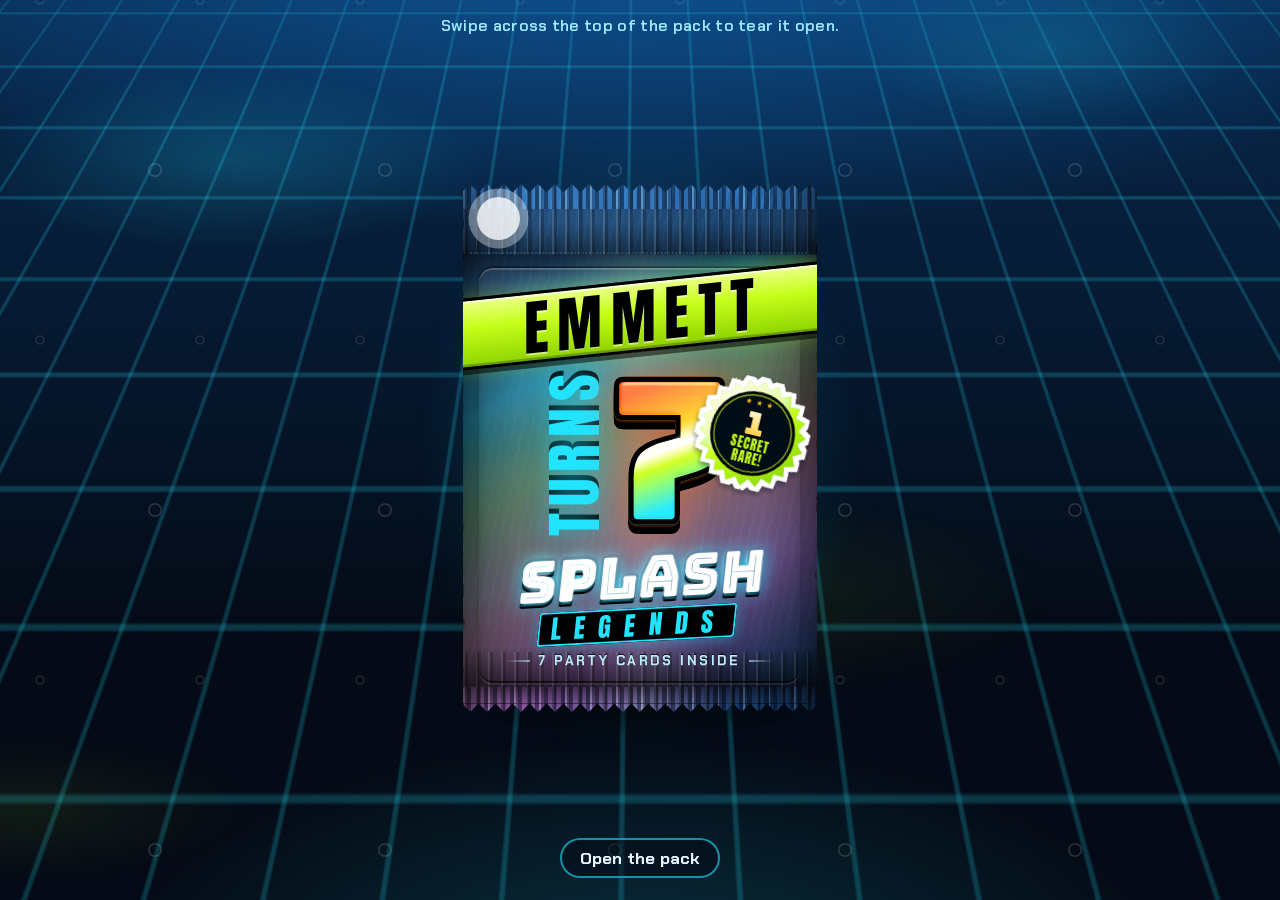
<file: index.html>
<!doctype html>
<html lang="en">
  <head>
    <meta charset="utf-8" />
    <meta name="viewport" content="width=device-width, initial-scale=1, viewport-fit=cover" />
    <title>Emmett turns 7 · Splash party</title>
    <meta name="description" content="You're invited to Emmett's 7th birthday swim party. Saturday, December 5, 2:00 to 4:00 PM at Goldfish Swim School, Tulsa Hills." />
    <meta name="robots" content="noindex, nofollow" />
    <meta name="theme-color" content="#040b16" />

    <meta property="og:type" content="website" />
    <meta property="og:title" content="Emmett turns 7! Open your party pack" />
    <meta property="og:description" content="A birthday swim party. Saturday, December 5, 2–4 PM. Tear open the pack to see your cards." />
    <meta property="og:url" content="https://caariiboouu.github.io/emmett/" />
    <meta property="og:image" content="https://caariiboouu.github.io/emmett/art/share.png" />
    <meta property="og:image:width" content="1200" />
    <meta property="og:image:height" content="630" />
    <meta name="twitter:card" content="summary_large_image" />

    <link rel="icon" href="art/favicon.svg" type="image/svg+xml" />
    <link rel="preconnect" href="https://fonts.googleapis.com" />
    <link rel="preconnect" href="https://fonts.gstatic.com" crossorigin />
    <link href="https://fonts.googleapis.com/css2?family=Anton&family=Bungee&family=Bungee+Inline&family=Chakra+Petch:ital,wght@0,500;0,600;0,700;1,500&display=swap" rel="stylesheet" />
    <link rel="stylesheet" href="css/site.css" />
    <link rel="stylesheet" href="css/card.css" />
    <link rel="stylesheet" href="css/pack.css" />
  </head>
  <body>
    <!-- SVG filters: decorative only. If a browser drops them, only texture is lost. -->
    <svg class="defs" width="0" height="0" aria-hidden="true" focusable="false">
      <filter id="crinkle" x="-5%" y="-5%" width="110%" height="110%">
        <feTurbulence type="fractalNoise" baseFrequency="0.012 0.06" numOctaves="3" seed="7" result="noise" />
        <feDisplacementMap in="SourceGraphic" in2="noise" scale="6" />
      </filter>
      <!-- Bevel: blur the shape's alpha into a height map, light it, keep the light inside the shape. -->
      <filter id="bevel" x="-10%" y="-10%" width="120%" height="120%" color-interpolation-filters="sRGB">
        <feGaussianBlur in="SourceAlpha" stdDeviation="3.5" result="height" />
        <feSpecularLighting in="height" surfaceScale="7" specularConstant="0.9" specularExponent="38" lighting-color="#ffffff" result="spec">
          <fePointLight class="pack-light" x="40" y="-120" z="260" />
        </feSpecularLighting>
        <feComposite in="spec" in2="SourceAlpha" operator="in" result="shine" />
        <feComposite in="SourceGraphic" in2="shine" operator="arithmetic" k1="0" k2="1" k3="0.55" k4="0" />
      </filter>
      <filter id="bevel-sm" x="-10%" y="-20%" width="120%" height="140%" color-interpolation-filters="sRGB">
        <feGaussianBlur in="SourceAlpha" stdDeviation="1.4" result="height" />
        <feSpecularLighting in="height" surfaceScale="4" specularConstant="1" specularExponent="20" lighting-color="#ffffff" result="spec">
          <fePointLight class="pack-light" x="40" y="-80" z="200" />
        </feSpecularLighting>
        <feComposite in="spec" in2="SourceAlpha" operator="in" result="shine" />
        <feComposite in="SourceGraphic" in2="shine" operator="arithmetic" k1="0" k2="1" k3="0.6" k4="0" />
      </filter>
      <filter id="diecut" x="-30%" y="-30%" width="160%" height="160%">
        <feMorphology in="SourceAlpha" operator="dilate" radius="4" result="dilate" />
        <feTurbulence type="fractalNoise" baseFrequency="0.8" numOctaves="2" seed="4" result="noise" />
        <feDisplacementMap in="dilate" in2="noise" scale="2" result="edge" />
        <feFlood flood-color="#ffffff" result="paper" />
        <feComposite in="paper" in2="edge" operator="in" result="outline" />
        <feMerge>
          <feMergeNode in="outline" />
          <feMergeNode in="SourceGraphic" />
        </feMerge>
        <feDropShadow dx="0" dy="3" stdDeviation="2.5" flood-color="#021428" flood-opacity="0.45" />
      </filter>
    </svg>

    <div class="pool" aria-hidden="true">
      <div class="pool-tiles"></div>
      <div class="pool-light"></div>
      <div class="pool-bubbles"></div>
    </div>

    <main class="stage" id="stage" data-phase="sealed">
      <p class="status" id="status" aria-live="polite">Swipe across the top of the pack to tear it open.</p>

      <!-- The sealed pack -->
      <div class="pack" id="pack">
        <div class="pack-inner">
          <div class="pack-body">
            <div class="pack-foil"></div>
            <div class="pack-sheen"></div>
            <div class="pack-band"></div>
            <div class="pack-print">
              <p class="pack-banner"><span>Emmett</span></p>
              <div class="pack-hero">
                <p class="pack-turns">turns</p>
                <p class="pack-seven">7</p>
              </div>
              <p class="pack-logo"><span class="pack-logo-top">Splash</span><span class="pack-logo-bottom">Legends</span></p>
              <p class="pack-count">7 party cards inside</p>
            </div>
            <div class="pack-sticker" aria-hidden="true">
              <svg viewBox="0 0 120 120">
                <defs>
                  <linearGradient id="stickerBurst" x1="0" y1="0" x2="1" y2="1">
                    <stop offset="0" stop-color="#f2ff9a" />
                    <stop offset=".45" stop-color="#c6ff1a" />
                    <stop offset="1" stop-color="#7fd000" />
                  </linearGradient>
                  <radialGradient id="stickerFoil" cx="32%" cy="28%" r="70%">
                    <stop offset="0" stop-color="#fff" stop-opacity=".9" />
                    <stop offset=".35" stop-color="#ff7ab8" stop-opacity=".7" />
                    <stop offset=".6" stop-color="#22e4ff" stop-opacity=".6" />
                    <stop offset="1" stop-color="#000" stop-opacity="0" />
                  </radialGradient>
                  <linearGradient id="stickerOne" x1="0" y1="0" x2="0" y2="1">
                    <stop offset="0" stop-color="#ffffff" />
                    <stop offset=".55" stop-color="#ffe27a" />
                    <stop offset="1" stop-color="#ffb21a" />
                  </linearGradient>
                </defs>
                <path d="M60.0 3.0 L67.0 11.5 L76.1 5.3 L80.4 15.4 L90.8 12.0 L92.1 23.0 L103.1 22.7 L101.2 33.5 L111.8 36.3 L107.0 46.2 L116.4 51.9 L109.0 60.0 L116.4 68.1 L107.0 73.8 L111.8 83.7 L101.2 86.5 L103.1 97.3 L92.1 97.0 L90.8 108.0 L80.4 104.6 L76.1 114.7 L67.0 108.5 L60.0 117.0 L53.0 108.5 L43.9 114.7 L39.6 104.6 L29.2 108.0 L27.9 97.0 L16.9 97.3 L18.8 86.5 L8.2 83.7 L13.0 73.8 L3.6 68.1 L11.0 60.0 L3.6 51.9 L13.0 46.2 L8.2 36.3 L18.8 33.5 L16.9 22.7 L27.9 23.0 L29.2 12.0 L39.6 15.4 L43.9 5.3 L53.0 11.5Z" fill="url(#stickerBurst)" />
                <path d="M60.0 3.0 L67.0 11.5 L76.1 5.3 L80.4 15.4 L90.8 12.0 L92.1 23.0 L103.1 22.7 L101.2 33.5 L111.8 36.3 L107.0 46.2 L116.4 51.9 L109.0 60.0 L116.4 68.1 L107.0 73.8 L111.8 83.7 L101.2 86.5 L103.1 97.3 L92.1 97.0 L90.8 108.0 L80.4 104.6 L76.1 114.7 L67.0 108.5 L60.0 117.0 L53.0 108.5 L43.9 114.7 L39.6 104.6 L29.2 108.0 L27.9 97.0 L16.9 97.3 L18.8 86.5 L8.2 83.7 L13.0 73.8 L3.6 68.1 L11.0 60.0 L3.6 51.9 L13.0 46.2 L8.2 36.3 L18.8 33.5 L16.9 22.7 L27.9 23.0 L29.2 12.0 L39.6 15.4 L43.9 5.3 L53.0 11.5Z" fill="url(#stickerFoil)" style="mix-blend-mode: color-dodge" />
                <circle cx="60" cy="60" r="44" fill="#050b14" />
                <circle cx="60" cy="60" r="44" fill="none" stroke="#000" stroke-width="2" />
                <circle cx="60" cy="60" r="41" fill="none" stroke="#c6ff1a" stroke-width="1.2" opacity=".75" />
                <text class="sticker-stars" x="60" y="30" text-anchor="middle">★ ★ ★</text>
                <text class="sticker-one" x="60" y="62" text-anchor="middle">1</text>
                <text class="sticker-word" x="60" y="77" text-anchor="middle">SECRET</text>
                <text class="sticker-word" x="60" y="92" text-anchor="middle">RARE!</text>
              </svg>
            </div>
            <div class="pack-crimp pack-crimp-bottom"></div>
          </div>

          <!-- The strip that tears off -->
          <div class="pack-strip" id="strip">
            <div class="pack-foil"></div>
            <div class="pack-crimp pack-crimp-top"></div>
          </div>
          <div class="tear-line" aria-hidden="true">
            <svg viewBox="0 0 100 10" preserveAspectRatio="none">
              <path class="tear-dash" d="M0 5 H100" />
            </svg>
            <div class="tear-rip-wrap">
              <svg viewBox="0 0 100 10" preserveAspectRatio="none">
                <path class="tear-rip" d="M0 5 L4 2 L8 7 L12 3 L16 8 L20 2 L24 6 L28 3 L32 8 L36 2 L40 7 L44 3 L48 8 L52 2 L56 6 L60 3 L64 8 L68 2 L72 7 L76 3 L80 8 L84 2 L88 6 L92 3 L96 8 L100 4" />
              </svg>
            </div>
          </div>
          <div class="tear-hint" aria-hidden="true">
            <span class="tear-finger"></span>
          </div>
        </div>
      </div>
      <button class="open-button" id="openButton" type="button">Open the pack</button>

      <!-- The cards come out of the pack into this stack -->
      <section class="deck" id="deck" aria-label="Your party cards" aria-roledescription="card stack">
        <div class="deck-cards" id="deckCards"></div>
      </section>
      <div class="deck-controls" id="deckControls">
        <button class="round-button" id="prevButton" type="button" aria-label="Previous card">
          <svg viewBox="0 0 24 24" aria-hidden="true"><path d="M15 5l-7 7 7 7" /></svg>
        </button>
        <p class="deck-count" id="deckCount">1 of 7</p>
        <button class="round-button" id="nextButton" type="button" aria-label="Next card">
          <svg viewBox="0 0 24 24" aria-hidden="true"><path d="M9 5l7 7-7 7" /></svg>
        </button>
        <button class="tilt-button" id="tiltButton" type="button" hidden>Tilt to shine</button>
      </div>

      <!-- After the last card: the whole set, and the plain facts -->
      <section class="binder" id="binder" aria-labelledby="binderTitle" hidden>
        <h1 class="binder-title" id="binderTitle">Can't wait to party with you!</h1>
        <p class="binder-lead">You collected all 7 cards. Tap one to look closer.</p>
        <div class="binder-grid" id="binderGrid"></div>
        <div class="facts" id="facts"></div>
        <button class="again-button" id="againButton" type="button">Open the pack again</button>
      </section>
    </main>

    <div class="lightbox" id="lightbox" hidden>
      <div class="lightbox-card" id="lightboxCard"></div>
      <button class="lightbox-close" id="lightboxClose" type="button">Close</button>
    </div>


    <script type="module" src="js/main.js"></script>
  </body>
</html>
</file>
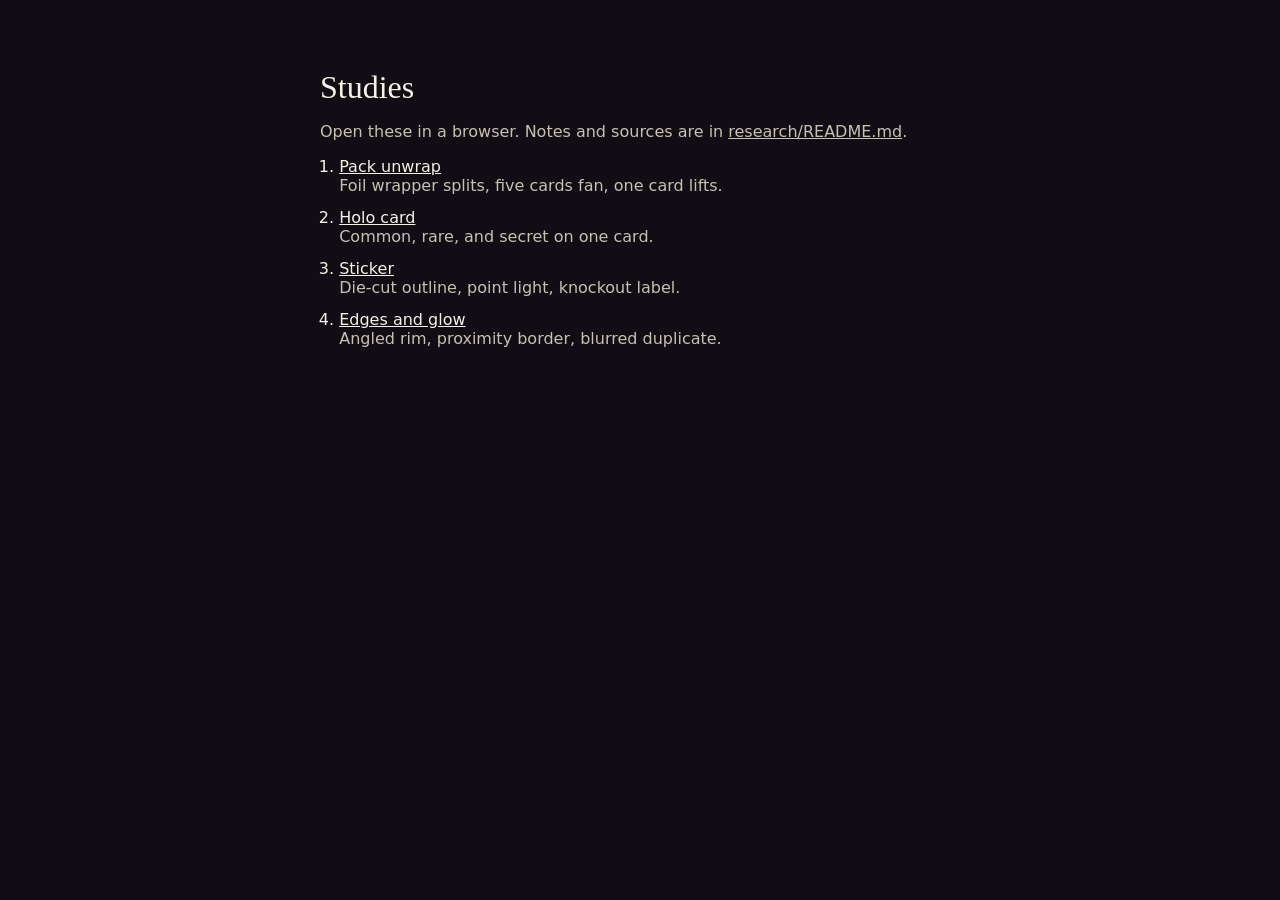
<file: research/demos/index.html>
<!doctype html>
<html lang="en">
  <head>
    <meta charset="utf-8" />
    <meta name="viewport" content="width=device-width, initial-scale=1" />
    <title>Birthday pack studies</title>
    <style>
      :root {
        color-scheme: dark;
      }
      body {
        margin: 0;
        min-height: 100vh;
        background: #100e14;
        color: #f6f1e6;
        font-family: ui-sans-serif, system-ui, sans-serif;
      }
      main {
        max-width: 40rem;
        margin: 0 auto;
        padding: 3rem 1.25rem 4rem;
      }
      h1 {
        font-family: "Iowan Old Style", Palatino, Georgia, serif;
        font-weight: 500;
        margin-bottom: 0.3rem;
      }
      p {
        color: #c9c0b4;
      }
      a {
        color: inherit;
      }
      ol {
        padding-left: 1.2rem;
      }
      li {
        margin: 0.8rem 0;
      }
      li span {
        display: block;
        color: #c9c0b4;
      }
    </style>
  </head>
  <body>
    <main>
      <h1>Studies</h1>
      <p>Open these in a browser. Notes and sources are in <a href="../README.md">research/README.md</a>.</p>
      <ol>
        <li>
          <a href="pack.html">Pack unwrap</a>
          <span>Foil wrapper splits, five cards fan, one card lifts.</span>
        </li>
        <li>
          <a href="holo-card.html">Holo card</a>
          <span>Common, rare, and secret on one card.</span>
        </li>
        <li>
          <a href="sticker.html">Sticker</a>
          <span>Die-cut outline, point light, knockout label.</span>
        </li>
        <li>
          <a href="edges.html">Edges and glow</a>
          <span>Angled rim, proximity border, blurred duplicate.</span>
        </li>
      </ol>
    </main>
  </body>
</html>
</file>
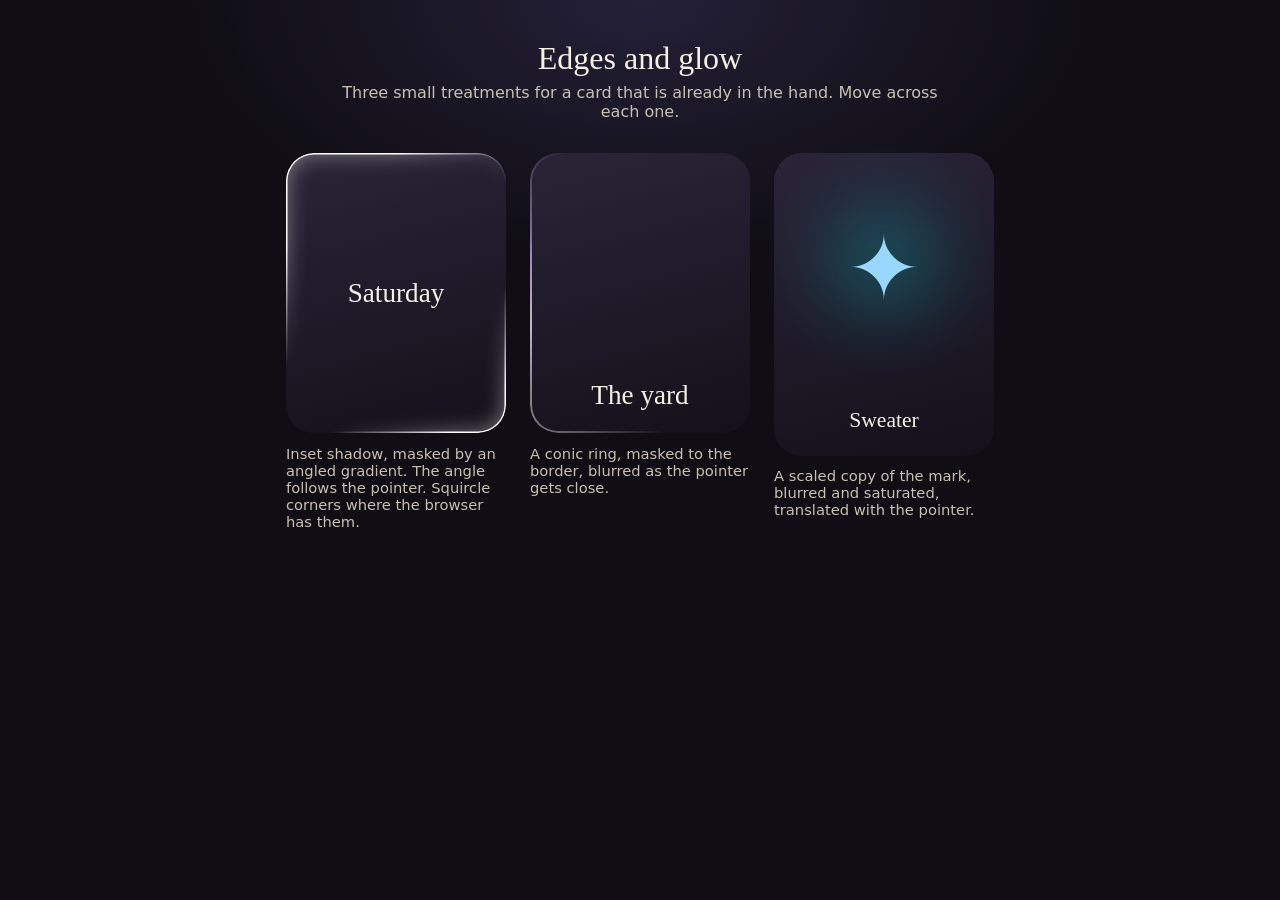
<file: research/demos/edges.html>
<!doctype html>
<html lang="en">
  <head>
    <meta charset="utf-8" />
    <meta name="viewport" content="width=device-width, initial-scale=1" />
    <title>Edges and glow</title>
    <style>
      :root {
        color-scheme: dark;
      }
      body {
        margin: 0;
        min-height: 100vh;
        background:
          radial-gradient(50% 40% at 50% 0%, #242038, transparent 70%),
          #100e14;
        color: #f6f1e6;
        font-family: ui-sans-serif, system-ui, sans-serif;
      }
      main {
        max-width: 960px;
        margin: 0 auto;
        padding: 2.5rem 1.25rem 4rem;
      }
      h1 {
        margin: 0 0 0.4rem;
        text-align: center;
        font-family: "Iowan Old Style", Palatino, Georgia, serif;
        font-weight: 500;
      }
      .lead {
        margin: 0 auto 2rem;
        max-width: 38rem;
        text-align: center;
        color: #c9c0b4;
      }
      .grid {
        display: flex;
        flex-wrap: wrap;
        gap: 1.5rem;
        justify-content: center;
      }
      figure {
        margin: 0;
      }
      figcaption {
        margin-top: 0.7rem;
        max-width: 220px;
        color: #c9c0b4;
        font-size: 0.92rem;
      }
      .plate,
      .prox,
      .glow-card {
        width: 220px;
        height: 280px;
        border-radius: 28px;
        background: linear-gradient(165deg, #2a2438, #14111a);
        position: relative;
        corner-shape: squircle;
      }
      .plate {
        display: grid;
        place-items: center;
        font-family: "Iowan Old Style", Palatino, Georgia, serif;
        font-size: 1.7rem;
      }
      .plate::after {
        content: "";
        position: absolute;
        inset: 0;
        border-radius: inherit;
        pointer-events: none;
        box-shadow:
          inset 0 0 0 1.5px #fff,
          inset 0 0 22px rgb(255 255 255 / 0.45);
        mask-image: linear-gradient(
          calc(var(--angle, 140) * 1deg),
          #000 0 20%,
          transparent 46% 68%,
          #000 90%
        );
      }
      .prox-glow {
        position: absolute;
        inset: 0;
        border-radius: inherit;
        padding: 2px;
        background: conic-gradient(
          from calc((var(--angle, 0) - 28) * 1deg),
          transparent 0 55%,
          #fff 78%,
          #d7b4ff 88%,
          transparent 100%
        );
        -webkit-mask:
          linear-gradient(#000 0 0) content-box,
          linear-gradient(#000 0 0);
        -webkit-mask-composite: xor;
        mask:
          linear-gradient(#000 0 0) content-box,
          linear-gradient(#000 0 0);
        mask-composite: exclude;
        filter: blur(calc(var(--near, 0) * 8px));
        opacity: calc(0.7 + var(--near, 0) * 0.3);
        pointer-events: none;
      }
      .prox-face,
      .glow-card {
        display: grid;
        align-content: end;
        justify-items: center;
        padding-bottom: 1.4rem;
        font-family: "Iowan Old Style", Palatino, Georgia, serif;
        font-size: 1.7rem;
      }
      .prox-face {
        position: absolute;
        inset: 0;
      }
      .glow-copy,
      .glow-icon {
        font-size: 5.5rem;
        line-height: 1;
        color: #9ad7ff;
      }
      .glow-copy {
        position: absolute;
        top: 22%;
        filter: blur(28px) saturate(5) brightness(1.35);
        scale: 1.65;
        opacity: 0.95;
      }
      .glow-icon {
        position: absolute;
        top: 24%;
      }
      .glow-card p {
        margin: 0;
        font-size: 1.35rem;
      }
    </style>
  </head>
  <body>
    <main>
      <h1>Edges and glow</h1>
      <p class="lead">Three small treatments for a card that is already in the hand. Move across each one.</p>
      <div class="grid">
        <figure>
          <div class="plate" id="shine">Saturday</div>
          <figcaption>Inset shadow, masked by an angled gradient. The angle follows the pointer. Squircle corners where the browser has them.</figcaption>
        </figure>
        <figure>
          <div class="prox" id="prox">
            <div class="prox-glow"></div>
            <div class="prox-face">The yard</div>
          </div>
          <figcaption>A conic ring, masked to the border, blurred as the pointer gets close.</figcaption>
        </figure>
        <figure>
          <div class="glow-card" id="glow">
            <div class="glow-copy" aria-hidden="true">✦</div>
            <div class="glow-icon">✦</div>
            <p>Sweater</p>
          </div>
          <figcaption>A scaled copy of the mark, blurred and saturated, translated with the pointer.</figcaption>
        </figure>
      </div>
    </main>
    <script src="pointer.js"></script>
    <script>
      bindAngle(document.querySelector("#shine"))
      bindAngle(document.querySelector("#prox"))
      const glow = document.querySelector("#glow")
      const copy = glow.querySelector(".glow-copy")
      glow.addEventListener("pointermove", (event) => {
        const box = glow.getBoundingClientRect()
        const dx = event.clientX - (box.left + box.width / 2)
        const dy = event.clientY - (box.top + box.height / 2)
        copy.style.translate = `${dx * 0.35}px ${dy * 0.35}px`
      })
      glow.addEventListener("pointerleave", () => {
        copy.style.translate = "0 0"
      })
    </script>
  </body>
</html>
</file>
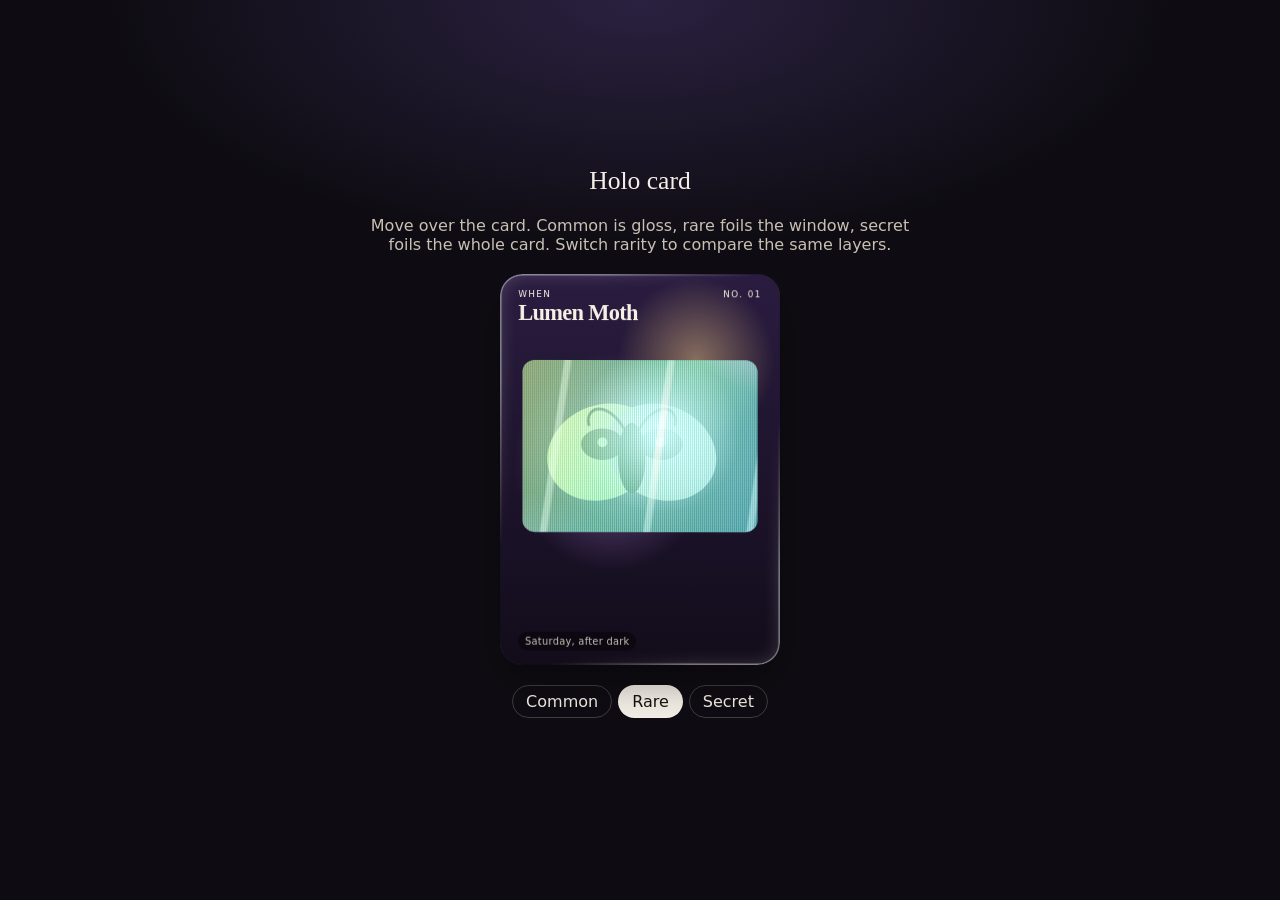
<file: research/demos/holo-card.html>
<!doctype html>
<html lang="en">
  <head>
    <meta charset="utf-8" />
    <meta name="viewport" content="width=device-width, initial-scale=1" />
    <title>Holo card study</title>
    <link rel="stylesheet" href="foil.css" />
    <style>
      :root {
        color-scheme: dark;
      }
      body {
        margin: 0;
        min-height: 100vh;
        display: grid;
        place-items: center;
        background:
          radial-gradient(60% 40% at 50% 0%, #2a2140, transparent 70%),
          #0e0c12;
        color: #f4efe6;
        font-family: ui-sans-serif, system-ui, sans-serif;
      }
      main {
        display: grid;
        justify-items: center;
        gap: 1.25rem;
        padding: 2rem 1rem 3rem;
      }
      h1 {
        margin: 0;
        font-family: "Iowan Old Style", Palatino, Georgia, serif;
        font-weight: 500;
        font-size: 1.6rem;
      }
      p {
        margin: 0;
        max-width: 36rem;
        text-align: center;
        color: #c9c0b4;
      }
      .switch {
        display: flex;
        gap: 0.4rem;
      }
      button {
        border: 1px solid rgb(255 255 255 / 0.2);
        background: transparent;
        color: inherit;
        border-radius: 999px;
        padding: 0.4rem 0.8rem;
        font: inherit;
        cursor: pointer;
      }
      button[aria-pressed="true"] {
        background: #f4efe6;
        color: #16130f;
      }
      code {
        font-size: 0.92em;
      }
    </style>
  </head>
  <body>
    <main>
      <h1>Holo card</h1>
      <p>
        Move over the card. Common is gloss, rare foils the window, secret foils the whole card.
        Switch rarity to compare the same layers.
      </p>
      <article class="holo" id="card" data-rarity="rare">
        <div class="holo-art art-night">
          <svg class="creature" viewBox="0 0 200 160" aria-hidden="true">
            <ellipse cx="70" cy="86" rx="58" ry="48" fill="#f3d7b0" transform="rotate(-24 70 86)" />
            <ellipse cx="130" cy="86" rx="58" ry="48" fill="#f0b7c8" transform="rotate(24 130 86)" />
            <ellipse cx="70" cy="78" rx="22" ry="16" fill="#1c140e" opacity="0.8" />
            <ellipse cx="130" cy="78" rx="22" ry="16" fill="#1c140e" opacity="0.8" />
            <circle cx="70" cy="76" r="5" fill="#f8e7c4" />
            <circle cx="130" cy="76" r="5" fill="#f8e7c4" />
            <ellipse cx="100" cy="92" rx="14" ry="36" fill="#24180f" />
            <path d="M92 62c-16-28-40-24-36-4" fill="none" stroke="#24180f" stroke-width="3" stroke-linecap="round" />
            <path d="M108 62c16-28 40-24 36-4" fill="none" stroke="#24180f" stroke-width="3" stroke-linecap="round" />
          </svg>
        </div>
        <div class="holo-fx" aria-hidden="true">
          <div class="holo-foil"></div>
          <div class="holo-bars"></div>
          <div class="holo-refract holo-refract-a"></div>
          <div class="holo-refract holo-refract-b"></div>
          <div class="holo-spot"></div>
        </div>
        <div class="holo-copy">
          <div>
            <div class="holo-kicker"><span>When</span><span>No. 01</span></div>
            <h2>Lumen Moth</h2>
          </div>
          <p class="holo-fact">Saturday, after dark</p>
        </div>
      </article>
      <div class="switch" role="group" aria-label="Rarity">
        <button type="button" data-rarity="common" aria-pressed="false">Common</button>
        <button type="button" data-rarity="rare" aria-pressed="true">Rare</button>
        <button type="button" data-rarity="secret" aria-pressed="false">Secret</button>
      </div>
    </main>
    <script src="pointer.js"></script>
    <script>
      const card = document.querySelector("#card")
      bindSurface(card)
      for (const button of document.querySelectorAll(".switch button")) {
        button.addEventListener("click", () => {
          card.dataset.rarity = button.dataset.rarity
          for (const other of document.querySelectorAll(".switch button")) {
            other.setAttribute("aria-pressed", String(other === button))
          }
        })
      }
    </script>
  </body>
</html>
</file>
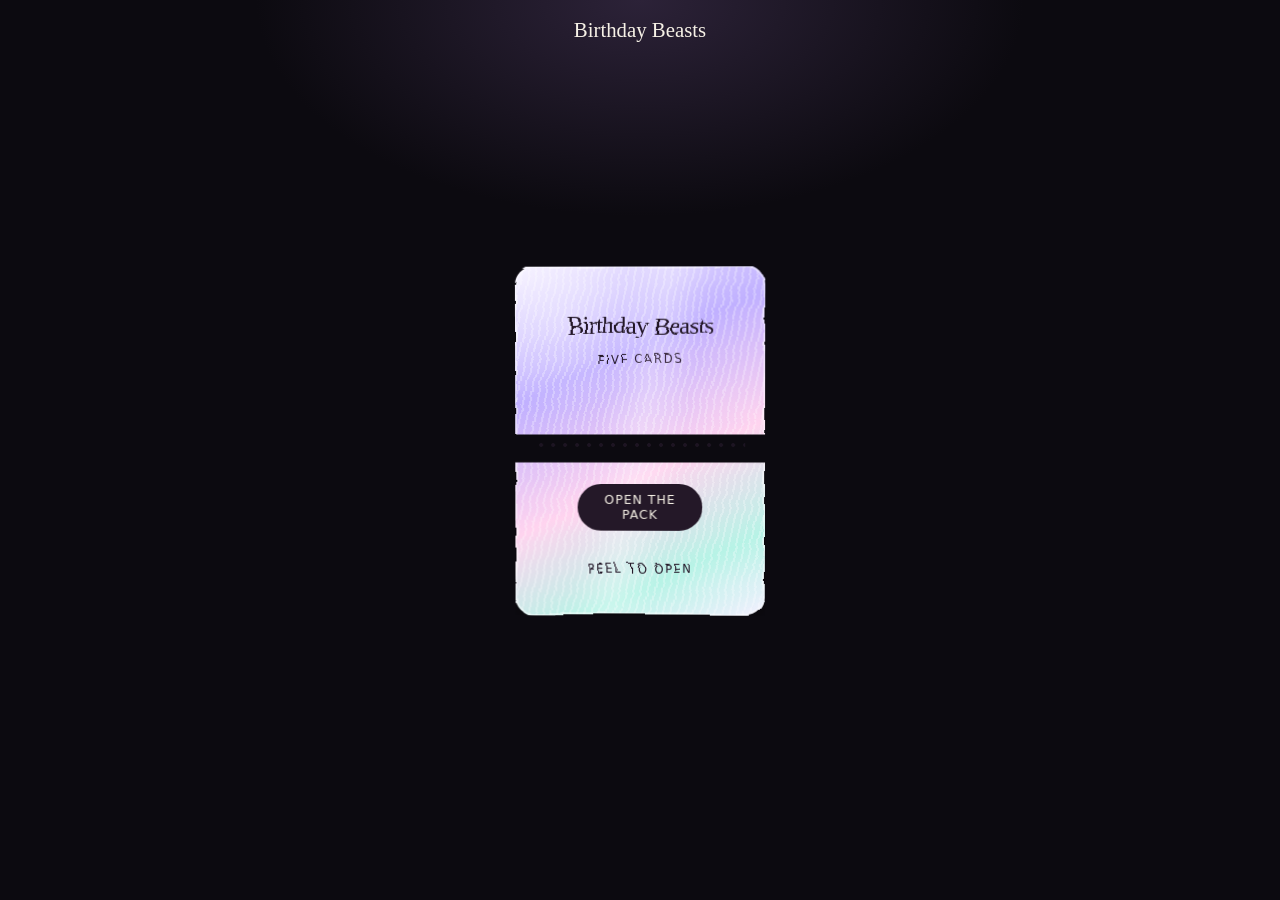
<file: research/demos/pack.html>
<!doctype html>
<html lang="en">
  <head>
    <meta charset="utf-8" />
    <meta name="viewport" content="width=device-width, initial-scale=1" />
    <title>Pack unwrap study</title>
    <link rel="stylesheet" href="foil.css" />
    <style>
      :root {
        color-scheme: dark;
      }
      body {
        margin: 0;
        min-height: 100vh;
        background:
          radial-gradient(50% 40% at 50% 0%, #2c2238, transparent 60%),
          #0c0a10;
        color: #f6f1e6;
        font-family: ui-sans-serif, system-ui, sans-serif;
      }
      .stage {
        min-height: 100vh;
        display: grid;
        place-items: center;
        perspective: 1200px;
        padding: 4rem 1rem 5rem;
        box-sizing: border-box;
      }
      h1 {
        position: absolute;
        top: 1.1rem;
        left: 0;
        right: 0;
        margin: 0;
        text-align: center;
        font-family: "Iowan Old Style", Palatino, Georgia, serif;
        font-weight: 500;
        font-size: 1.3rem;
      }
      .pack {
        --px: 0.1;
        --py: -0.15;
        --fan: min(78px, 12vw);
        position: relative;
        width: min(250px, 68vw);
        aspect-ratio: 63 / 88;
        transform: rotateX(calc(var(--py) * 8deg)) rotateY(calc(var(--px) * -10deg));
        transform-style: preserve-3d;
        transition: transform 0.45s ease;
      }
      .pack.open {
        transform: none;
      }
      .fan {
        position: absolute;
        inset: 5% 7%;
        z-index: 1;
        opacity: 0;
        pointer-events: none;
      }
      .pack.open .fan {
        z-index: 4;
        opacity: 1;
        pointer-events: auto;
        transition: opacity 0.35s ease 0.12s;
      }
      .pack .holo {
        position: absolute;
        inset: 0;
        z-index: var(--z, 1);
        width: auto;
        height: auto;
        aspect-ratio: auto;
        padding: 0;
        border: 0;
        text-align: left;
        color: inherit;
        cursor: pointer;
        transform: none;
      }
      .pack.open .holo {
        transform:
          translateX(calc((var(--i) - 2) * var(--fan)))
          translateY(calc((var(--i) - 2) * (var(--i) - 2) * 7px))
          rotate(calc((var(--i) - 2) * 7deg))
          rotateX(calc(var(--py) * 10deg))
          rotateY(calc(var(--px) * -12deg));
        transition:
          transform 0.7s cubic-bezier(0.2, 0.8, 0.2, 1),
          opacity 0.3s ease;
        transition-delay: calc(0.22s + var(--i) * 60ms);
      }
      .pack.open .holo.is-up {
        transform:
          translateY(-6%)
          scale(1.14)
          rotate(0deg)
          rotateX(calc(var(--py) * 10deg))
          rotateY(calc(var(--px) * -12deg));
        z-index: 6;
        transition-delay: 0s;
      }
      .holo:focus-visible {
        outline: 2px solid #f6f1e6;
        outline-offset: 3px;
      }
      .shell {
        position: absolute;
        inset: 0;
        z-index: 3;
        border-radius: 8% / 5.6%;
        pointer-events: none;
      }
      .half {
        position: absolute;
        inset: 0;
        display: grid;
        justify-items: center;
        align-content: center;
        overflow: hidden;
        color: #241828;
        filter: url("#crinkle");
        background:
          radial-gradient(80% 60% at 20% 15%, rgb(255 255 255 / 0.55), transparent 45%),
          repeating-linear-gradient(102deg, rgb(255 255 255 / 0.28) 0 2px, transparent 2px 7px),
          linear-gradient(155deg, #f7f3ff 0%, #c0b0ff 30%, #ffd4ef 58%, #b7f3e6 82%, #f4efff);
        background-blend-mode: soft-light, overlay, normal;
        box-shadow:
          inset 0 0 0 2px rgb(255 255 255 / 0.45),
          0 16px 30px rgb(0 0 0 / 0.28);
        transition:
          transform 0.75s cubic-bezier(0.2, 0.8, 0.2, 1),
          opacity 0.4s ease 0.2s;
      }
      .half::before {
        content: "";
        position: absolute;
        inset: -20%;
        background: linear-gradient(100deg, transparent 40%, rgb(255 255 255 / 0.55) 50%, transparent 60%);
        mix-blend-mode: soft-light;
        animation: sweep 3.6s ease-in-out infinite;
      }
      .half.top {
        clip-path: polygon(0 0, 100% 0, 100% 48%, 0 48%);
        align-content: start;
        padding-top: 18%;
        border-radius: 18px 18px 0 0;
      }
      .half.bottom {
        clip-path: polygon(0 56%, 100% 56%, 100% 100%, 0 100%);
        align-content: end;
        padding-bottom: 16%;
        border-radius: 0 0 18px 18px;
      }
      .set-name,
      .hint {
        position: relative;
        margin: 0;
        font-family: "Iowan Old Style", Palatino, Georgia, serif;
      }
      .set-name {
        font-size: 1.55rem;
        letter-spacing: -0.03em;
      }
      .sub,
      .hint {
        font-family: ui-sans-serif, system-ui, sans-serif;
        font-size: 0.72rem;
        letter-spacing: 0.16em;
        text-transform: uppercase;
      }
      .pack.open .half.top {
        transform: translateY(-78%) rotateX(32deg) rotateZ(-7deg);
        opacity: 0;
      }
      .pack.open .half.bottom {
        transform: translateY(78%) rotateX(-26deg) rotateZ(5deg);
        opacity: 0;
      }
      .seam {
        position: absolute;
        left: 8%;
        right: 8%;
        top: 51%;
        height: 16px;
        translate: 0 -50%;
        background: radial-gradient(circle at 50% 50%, #2a1c30 0 1.5px, transparent 2.2px);
        background-size: 12px 16px;
        opacity: 0.55;
      }
      .pack.open .seam {
        opacity: 0;
      }
      .seal,
      .replay {
        position: absolute;
        z-index: 4;
        border: 0;
        cursor: pointer;
        font: inherit;
      }
      .seal {
        z-index: 5;
        left: 50%;
        top: 62%;
        translate: -50% 0;
        background: #241828;
        color: #f6f1e6;
        border-radius: 999px;
        padding: 0.55rem 0.9rem;
        letter-spacing: 0.08em;
        text-transform: uppercase;
        font-size: 0.78rem;
      }
      .pack.open .seal {
        opacity: 0;
        pointer-events: none;
      }
      .replay {
        position: fixed;
        right: 1rem;
        bottom: 1rem;
        background: transparent;
        color: #f6f1e6;
        border: 1px solid rgb(255 255 255 / 0.3);
        border-radius: 999px;
        padding: 0.4rem 0.75rem;
      }
      .replay[hidden] {
        display: none;
      }
      @keyframes sweep {
        50% {
          translate: 18% 0;
        }
      }
      @media (max-width: 740px) {
        .fan {
          inset: 16% 18%;
        }
        .pack {
          --fan: 58px;
        }
      }
      @media (prefers-reduced-motion: reduce) {
        .half,
        .pack,
        .pack.open .holo {
          transition: none;
        }
        .half::before {
          animation: none;
        }
      }
    </style>
  </head>
  <body>
    <svg width="0" height="0" style="position: absolute" aria-hidden="true">
      <filter id="crinkle" x="-5%" y="-5%" width="110%" height="110%">
        <feTurbulence type="fractalNoise" baseFrequency="0.012 0.05" numOctaves="3" seed="2" result="noise"></feTurbulence>
        <feDisplacementMap in="SourceGraphic" in2="noise" scale="7"></feDisplacementMap>
      </filter>
    </svg>
    <h1>Birthday Beasts</h1>
    <div class="stage">
      <div class="pack" id="pack">
        <div class="fan" id="fan">
          <article class="holo" role="button" tabindex="-1" aria-disabled="true" data-rarity="rare" style="--i: 0; --z: 2">
            <div class="holo-art art-night">
              <svg class="creature" viewBox="0 0 200 160" aria-hidden="true">
                <ellipse cx="70" cy="86" rx="58" ry="48" fill="#f3d7b0" transform="rotate(-24 70 86)" />
                <ellipse cx="130" cy="86" rx="58" ry="48" fill="#f0b7c8" transform="rotate(24 130 86)" />
                <ellipse cx="100" cy="92" rx="14" ry="36" fill="#24180f" />
              </svg>
            </div>
            <div class="holo-fx" aria-hidden="true"><div class="holo-foil"></div><div class="holo-bars"></div><div class="holo-refract holo-refract-a"></div><div class="holo-refract holo-refract-b"></div><div class="holo-spot"></div></div>
            <div class="holo-copy"><div><div class="holo-kicker"><span>When</span><span>01</span></div><h2>Lumen Moth</h2></div><p class="holo-fact">Saturday, after dark</p></div>
          </article>
          <article class="holo" role="button" tabindex="-1" aria-disabled="true" data-rarity="common" style="--i: 1; --z: 3">
            <div class="holo-art art-moss">
              <svg class="creature" viewBox="0 0 200 160" aria-hidden="true">
                <ellipse cx="100" cy="96" rx="62" ry="42" fill="#8d9a78" />
                <circle cx="78" cy="88" r="6" fill="#1c2414" />
                <circle cx="122" cy="88" r="6" fill="#1c2414" />
                <path d="M70 112c16 10 44 10 60 0" fill="none" stroke="#1c2414" stroke-width="3" stroke-linecap="round" />
              </svg>
            </div>
            <div class="holo-fx" aria-hidden="true"><div class="holo-foil"></div><div class="holo-bars"></div><div class="holo-refract holo-refract-a"></div><div class="holo-refract holo-refract-b"></div><div class="holo-spot"></div></div>
            <div class="holo-copy"><div><div class="holo-kicker"><span>Where</span><span>02</span></div><h2>Pebble Toad</h2></div><p class="holo-fact">The backyard</p></div>
          </article>
          <article class="holo" role="button" tabindex="-1" aria-disabled="true" data-rarity="secret" style="--i: 2; --z: 5">
            <div class="holo-art art-ink"></div>
            <div class="holo-fx" aria-hidden="true"><div class="holo-foil"></div><div class="holo-bars"></div><div class="holo-refract holo-refract-a"></div><div class="holo-refract holo-refract-b"></div><div class="holo-spot"></div></div>
            <div class="holo-copy"><div><div class="holo-kicker"><span>You</span><span>03</span></div><h2>A seat is saved</h2></div><p class="holo-fact">Come as you are</p></div>
          </article>
          <article class="holo" role="button" tabindex="-1" aria-disabled="true" data-rarity="rare" style="--i: 3; --z: 4">
            <div class="holo-art art-tide">
              <svg class="creature" viewBox="0 0 200 160" aria-hidden="true">
                <path d="M20 90c30-30 50 20 80-6 28-24 50 10 80 4" fill="none" stroke="#d7fff4" stroke-width="10" stroke-linecap="round" />
                <path d="M150 86c24 8 28 24 10 30" fill="none" stroke="#ffd0ea" stroke-width="6" stroke-linecap="round" />
              </svg>
            </div>
            <div class="holo-fx" aria-hidden="true"><div class="holo-foil"></div><div class="holo-bars"></div><div class="holo-refract holo-refract-a"></div><div class="holo-refract holo-refract-b"></div><div class="holo-spot"></div></div>
            <div class="holo-copy"><div><div class="holo-kicker"><span>Bring</span><span>04</span></div><h2>Ribbon Eel</h2></div><p class="holo-fact">A sweater</p></div>
          </article>
          <article class="holo" role="button" tabindex="-1" aria-disabled="true" data-rarity="common" style="--i: 4; --z: 1">
            <div class="holo-art art-dusk">
              <svg class="creature" viewBox="0 0 200 160" aria-hidden="true">
                <path d="M40 70c20-40 40-10 60 0 20-10 40-40 60 0-10 40-40 50-60 36-20 14-50 4-60-36z" fill="#2a1a16" />
                <circle cx="86" cy="78" r="4" fill="#f6e2cf" />
                <circle cx="114" cy="78" r="4" fill="#f6e2cf" />
              </svg>
            </div>
            <div class="holo-fx" aria-hidden="true"><div class="holo-foil"></div><div class="holo-bars"></div><div class="holo-refract holo-refract-a"></div><div class="holo-refract holo-refract-b"></div><div class="holo-spot"></div></div>
            <div class="holo-copy"><div><div class="holo-kicker"><span>Eat</span><span>05</span></div><h2>Crumb Bat</h2></div><p class="holo-fact">Cake, obviously</p></div>
          </article>
        </div>
        <div class="shell" aria-hidden="true">
          <div class="half top">
            <p class="set-name">Birthday Beasts</p>
            <p class="sub">Five cards</p>
          </div>
          <div class="seam"></div>
          <div class="half bottom">
            <p class="hint">Peel to open</p>
          </div>
        </div>
        <button class="seal" id="seal" type="button">Open the pack</button>
      </div>
    </div>
    <button class="replay" id="replay" type="button" hidden>Seal it again</button>
    <script src="pointer.js"></script>
    <script>
      const pack = document.querySelector("#pack")
      const seal = document.querySelector("#seal")
      const replay = document.querySelector("#replay")
      const cards = [...document.querySelectorAll(".holo")]

      bindSurface(pack)
      for (const card of cards) bindSurface(card)

      function setCardsEnabled(enabled) {
        for (const card of cards) {
          card.setAttribute("aria-disabled", String(!enabled))
          card.tabIndex = enabled ? 0 : -1
        }
      }

      function openPack() {
        pack.classList.add("open")
        seal.disabled = true
        replay.hidden = false
        setCardsEnabled(true)
      }

      function sealPack() {
        pack.classList.remove("open")
        seal.disabled = false
        replay.hidden = true
        for (const card of cards) card.classList.remove("is-up")
        setCardsEnabled(false)
      }

      seal.addEventListener("click", openPack)
      // The sealed pack is tilted in 3D, and that transform steals hit tests
      // from the button. A press anywhere on the pack opens it.
      pack.addEventListener("pointerdown", (event) => {
        if (pack.classList.contains("open")) return
        if (event.target.closest(".holo")) return
        openPack()
      })
      replay.addEventListener("click", sealPack)
      for (const card of cards) {
        card.addEventListener("click", () => {
          if (card.getAttribute("aria-disabled") === "true") return
          const up = card.classList.contains("is-up")
          for (const other of cards) other.classList.remove("is-up")
          if (!up) card.classList.add("is-up")
        })
        card.addEventListener("keydown", (event) => {
          if (event.key === "Enter" || event.key === " ") {
            event.preventDefault()
            card.click()
          }
        })
      }
    </script>
  </body>
</html>
</file>
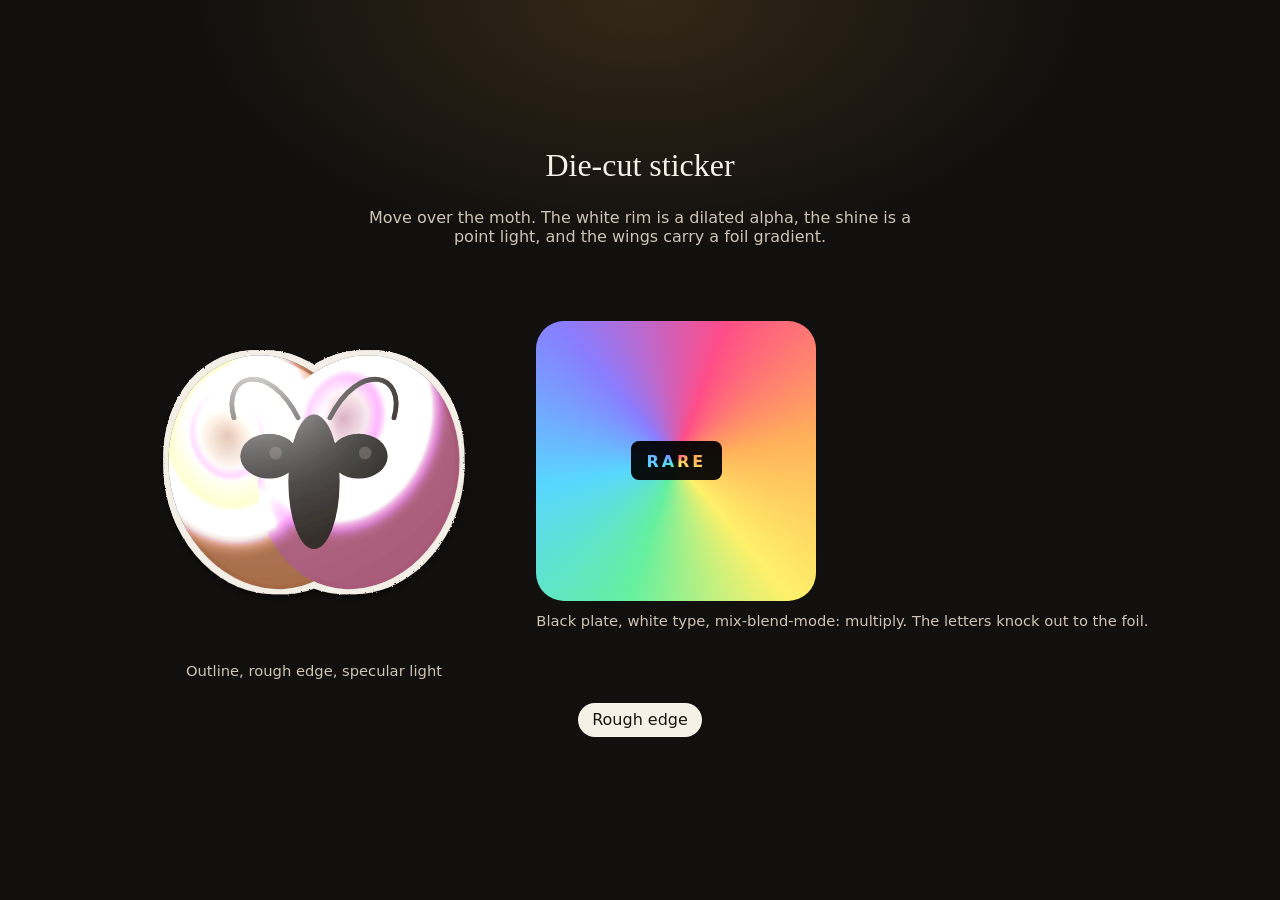
<file: research/demos/sticker.html>
<!doctype html>
<html lang="en">
  <head>
    <meta charset="utf-8" />
    <meta name="viewport" content="width=device-width, initial-scale=1" />
    <title>Sticker study</title>
    <style>
      :root {
        color-scheme: dark;
      }
      body {
        margin: 0;
        min-height: 100vh;
        display: grid;
        place-items: center;
        background:
          radial-gradient(50% 40% at 50% 0%, #342818, transparent 70%),
          #12100e;
        color: #f6f1e6;
        font-family: ui-sans-serif, system-ui, sans-serif;
      }
      main {
        display: grid;
        justify-items: center;
        gap: 1.5rem;
        padding: 2rem 1rem 3rem;
      }
      h1 {
        margin: 0;
        font-family: "Iowan Old Style", Palatino, Georgia, serif;
        font-weight: 500;
      }
      .lead {
        margin: 0;
        max-width: 36rem;
        text-align: center;
        color: #cfc4b4;
      }
      .row {
        display: flex;
        flex-wrap: wrap;
        gap: 2.5rem;
        align-items: center;
        justify-content: center;
      }
      .diecut {
        width: min(320px, 80vw);
        padding: 1.4rem;
        filter: url("#diecut");
      }
      .bug {
        display: block;
        width: 100%;
        height: auto;
        overflow: visible;
      }
      .controls {
        display: flex;
        gap: 0.4rem;
      }
      button {
        border: 1px solid rgb(255 255 255 / 0.22);
        background: transparent;
        color: inherit;
        border-radius: 999px;
        padding: 0.4rem 0.8rem;
        font: inherit;
        cursor: pointer;
      }
      button[aria-pressed="true"] {
        background: #f6f1e6;
        color: #1a140f;
      }
      .swatch {
        width: min(280px, 80vw);
        aspect-ratio: 1;
        border-radius: 28px;
        display: grid;
        place-items: center;
        background: conic-gradient(from 20deg, #ff4d88, #ffb15a, #fff06a, #63f0a0, #59d6ff, #8a7dff, #ff4d88);
      }
      .label {
        background: #111;
        color: #fff;
        mix-blend-mode: multiply;
        padding: 0.7rem 1rem 0.55rem;
        border-radius: 8px;
        font-weight: 750;
        letter-spacing: 0.18em;
        text-transform: uppercase;
      }
      figcaption {
        margin-top: 0.7rem;
        text-align: center;
        color: #cfc4b4;
        font-size: 0.92rem;
      }
      figure {
        margin: 0;
      }
    </style>
  </head>
  <body>
    <svg width="0" height="0" style="position: absolute" aria-hidden="true">
      <filter id="diecut" x="-30%" y="-30%" width="160%" height="160%">
        <feMorphology in="SourceAlpha" operator="dilate" radius="5" result="dilate"></feMorphology>
        <feTurbulence type="fractalNoise" baseFrequency="0.8" numOctaves="2" seed="4" result="noise"></feTurbulence>
        <feDisplacementMap id="edge" in="dilate" in2="noise" scale="2.5" result="edge"></feDisplacementMap>
        <feFlood flood-color="#f4efe6" result="paper"></feFlood>
        <feComposite in="paper" in2="edge" operator="in" result="outline"></feComposite>
        <feMerge result="merged">
          <feMergeNode in="outline"></feMergeNode>
          <feMergeNode in="SourceGraphic"></feMergeNode>
        </feMerge>
        <feGaussianBlur in="SourceAlpha" stdDeviation="1.4" result="blur"></feGaussianBlur>
        <feSpecularLighting in="blur" surfaceScale="5" specularConstant="0.9" specularExponent="28" lighting-color="#ffffff" result="spec">
          <fePointLight id="light" x="120" y="80" z="140"></fePointLight>
        </feSpecularLighting>
        <feComposite in="spec" in2="SourceAlpha" operator="in" result="specIn"></feComposite>
        <feComposite in="merged" in2="specIn" operator="arithmetic" k2="1" k3="0.75"></feComposite>
        <feDropShadow dx="0" dy="4" stdDeviation="3" flood-color="#000" flood-opacity="0.45"></feDropShadow>
      </filter>
    </svg>
    <main>
      <h1>Die-cut sticker</h1>
      <p class="lead">
        Move over the moth. The white rim is a dilated alpha, the shine is a point light, and the wings carry a foil gradient.
      </p>
      <div class="row">
        <figure>
          <div class="diecut" id="sticker">
            <svg class="bug" viewBox="0 0 200 210">
              <defs>
                <radialGradient id="foil" cx="35%" cy="30%" r="55%">
                  <stop offset="0%" stop-color="#fff6"></stop>
                  <stop offset="32%" stop-color="#ff7ab8"></stop>
                  <stop offset="55%" stop-color="#7dffa8"></stop>
                  <stop offset="78%" stop-color="#8eb6ff"></stop>
                  <stop offset="100%" stop-color="#0000"></stop>
                </radialGradient>
              </defs>
              <g id="wings">
                <ellipse cx="72" cy="112" rx="62" ry="74" fill="#a56b45" transform="rotate(-16 72 112)" />
                <ellipse cx="128" cy="112" rx="62" ry="74" fill="#a85a78" transform="rotate(16 128 112)" />
              </g>
              <g style="mix-blend-mode: color-dodge">
                <ellipse cx="72" cy="112" rx="62" ry="74" fill="url(#foil)" transform="rotate(-16 72 112)" />
                <ellipse cx="128" cy="112" rx="62" ry="74" fill="url(#foil)" transform="rotate(16 128 112)" />
              </g>
              <ellipse cx="72" cy="102" rx="18" ry="14" fill="#1a120c" />
              <ellipse cx="128" cy="102" rx="18" ry="14" fill="#1a120c" />
              <circle cx="76" cy="100" r="4" fill="#fff4" />
              <circle cx="132" cy="100" r="4" fill="#fff4" />
              <ellipse cx="100" cy="118" rx="16" ry="42" fill="#24180f" />
              <path d="M90 78c-18-36-48-28-40 0" fill="none" stroke="#24180f" stroke-width="3" stroke-linecap="round" />
              <path d="M110 78c18-36 48-28 40 0" fill="none" stroke="#24180f" stroke-width="3" stroke-linecap="round" />
            </svg>
          </div>
          <figcaption>Outline, rough edge, specular light</figcaption>
        </figure>
        <figure>
          <div class="swatch" aria-hidden="true">
            <div class="label">Rare</div>
          </div>
          <figcaption>Black plate, white type, mix-blend-mode: multiply. The letters knock out to the foil.</figcaption>
        </figure>
      </div>
      <div class="controls">
        <button type="button" id="rough-toggle" aria-pressed="true">Rough edge</button>
      </div>
    </main>
    <script src="pointer.js"></script>
    <script>
      const sticker = document.querySelector("#sticker")
      const foil = document.querySelector("#foil")
      const light = document.querySelector("#light")
      const toggle = document.querySelector("#rough-toggle")
      const edge = document.querySelector("#edge")
      bindLight(sticker, light)
      sticker.addEventListener("pointermove", (event) => {
        const { px, py } = setPointer(sticker, event.clientX, event.clientY)
        foil.setAttribute("cx", `${50 + px * 35}%`)
        foil.setAttribute("cy", `${40 + py * 35}%`)
      })
      toggle.addEventListener("click", () => {
        const on = toggle.getAttribute("aria-pressed") !== "true"
        toggle.setAttribute("aria-pressed", String(on))
        edge.setAttribute("scale", on ? "2.5" : "0")
      })
    </script>
  </body>
</html>
</file>
<file: css/site.css>
/* Night-swim arena: deep-end navy, neon tile grid, light on the water.
   Accents: volt green, electric cyan, lava orange. */

:root {
  color-scheme: dark;
  --deep: #040b16;
  --navy: #071a33;
  --tile: #0e3a66;
  --cyan: #22e4ff;
  --volt: #c6ff1a;
  --lava: #ff5a1f;
  --gold: #ffc21a;
  --ink: #050b14;
  --foam: #eaf6ff;

  --display: "Bungee", "Arial Black", system-ui, sans-serif;
  --display-inline: "Bungee Inline", "Bungee", "Arial Black", system-ui, sans-serif;
  --condensed: "Anton", "Impact", "Arial Narrow", system-ui, sans-serif;
  --body: "Chakra Petch", ui-sans-serif, system-ui, sans-serif;

  /* One card size for the whole page. It fits a phone with room for the controls. */
  --card-w: min(84vw, 340px, calc((100svh - 190px) * 0.716));
  --card-h: calc(var(--card-w) * 88 / 63);
}

* {
  box-sizing: border-box;
}

html,
body {
  margin: 0;
  min-height: 100%;
  overscroll-behavior: none;
  /* No double-tap zoom: fast taps on Next must move the cards, not zoom the page. Pinch zoom still works. */
  touch-action: manipulation;
}

body {
  /* Cards that fly off the side must not make the page scroll sideways. */
  overflow-x: hidden;
  overflow-x: clip;
  background: var(--deep);
  color: var(--foam);
  font-family: var(--body);
  font-size: 1.05rem;
  line-height: 1.45;
  -webkit-tap-highlight-color: transparent;
}

body.has-lightbox {
  overflow: hidden;
}

.defs {
  position: absolute;
}

button,
a {
  touch-action: manipulation;
}

button {
  font: inherit;
  color: inherit;
}

:focus-visible {
  outline: 3px solid var(--volt);
  outline-offset: 3px;
}

/* ---------- The pool behind everything ---------- */

.pool {
  position: fixed;
  inset: 0;
  z-index: -1;
  overflow: hidden;
  background:
    radial-gradient(120% 60% at 50% -10%, #0f5a9e 0%, transparent 60%),
    radial-gradient(60% 40% at 50% 110%, rgb(34 228 255 / 0.18), transparent 70%),
    linear-gradient(180deg, #08284d 0%, var(--deep) 70%);
}

/* Tiles, seen through the water at a slight angle. */
.pool-tiles {
  position: absolute;
  inset: -20% -40% -10%;
  background-image:
    linear-gradient(rgb(34 228 255 / 0.2) 2px, transparent 2px),
    linear-gradient(90deg, rgb(34 228 255 / 0.2) 2px, transparent 2px);
  background-size: 44px 44px;
  transform: perspective(700px) rotateX(48deg);
  transform-origin: 50% 0;
  mask-image: linear-gradient(180deg, transparent, #000 25%, #000 70%, transparent);
}

/* Light ripples: soft bright blobs that drift slowly. */
.pool-light {
  position: absolute;
  inset: -30%;
  background:
    radial-gradient(18% 9% at 30% 30%, rgb(34 228 255 / 0.18), transparent 70%),
    radial-gradient(14% 8% at 70% 22%, rgb(34 228 255 / 0.14), transparent 70%),
    radial-gradient(22% 10% at 55% 60%, rgb(198 255 26 / 0.07), transparent 70%),
    radial-gradient(16% 7% at 20% 75%, rgb(198 255 26 / 0.07), transparent 70%);
  /* No blur filter: the gradients are already soft, and a blur on a moving layer costs every frame. */
  animation: drift 14s ease-in-out infinite alternate;
  will-change: transform;
}

/* Bubbles rise by moving the whole layer (transform), not its background, so nothing repaints.
   Both patterns repeat every 340px, and the layer is 340px taller than the screen, so the loop is seamless. */
.pool-bubbles {
  position: absolute;
  inset: 0 0 -340px;
  background-image:
    radial-gradient(circle, transparent 5px, rgb(255 255 255 / 0.35) 6px, transparent 7.5px),
    radial-gradient(circle, transparent 3px, rgb(255 255 255 / 0.3) 4px, transparent 5px);
  background-size: 230px 340px, 160px 340px;
  background-position: 40px 0, 120px 170px;
  animation: rise 11s linear infinite;
  opacity: 0.55;
  will-change: transform;
}

@keyframes drift {
  to {
    transform: translate(4%, 3%) scale(1.08);
  }
}

@keyframes rise {
  to {
    transform: translateY(-340px);
  }
}

/* ---------- Stage: the pack, then the deck, then the binder ---------- */

.stage {
  min-height: 100svh;
  display: grid;
  grid-template-rows: auto 1fr auto;
  justify-items: center;
  align-items: center;
  padding: max(14px, env(safe-area-inset-top)) 16px max(18px, env(safe-area-inset-bottom));
  perspective: 1200px;
  overflow-x: hidden;
  overflow-x: clip;
}

.status {
  grid-row: 1;
  margin: 0;
  min-height: 3em;
  max-width: 26em;
  text-align: center;
  font-weight: 600;
  font-size: 1rem;
  letter-spacing: 0.02em;
  color: #9fe9ff;
  text-wrap: balance;
}

.pack,
.deck {
  grid-row: 2;
  grid-column: 1;
}

.open-button,
.deck-controls {
  grid-row: 3;
  grid-column: 1;
}

.open-button {
  border: 2px solid rgb(34 228 255 / 0.6);
  background: rgb(4 11 22 / 0.5);
  border-radius: 999px;
  padding: 0.35rem 1.1rem;
  font-weight: 700;
  cursor: pointer;
  transition: opacity 0.3s ease;
}

.open-button:hover {
  background: rgb(255 255 255 / 0.1);
}

.deck-controls {
  display: flex;
  align-items: center;
  gap: 0.9rem;
  opacity: 0;
  pointer-events: none;
  transition: opacity 0.4s ease;
}

.round-button {
  display: grid;
  place-items: center;
  width: 48px;
  height: 48px;
  border-radius: 50%;
  border: 2px solid var(--cyan);
  background: rgb(4 11 22 / 0.6);
  color: var(--cyan);
  box-shadow: 0 0 14px rgb(34 228 255 / 0.35);
  cursor: pointer;
}

.round-button svg {
  width: 22px;
  height: 22px;
  fill: none;
  stroke: currentColor;
  stroke-width: 3;
  stroke-linecap: round;
  stroke-linejoin: round;
}

.round-button:disabled {
  opacity: 0.3;
  cursor: default;
}

.deck-count {
  margin: 0;
  min-width: 4.5em;
  text-align: center;
  font-family: var(--display);
  font-size: 1.05rem;
  color: var(--volt);
}

.tilt-button {
  border: 0;
  border-radius: 999px;
  padding: 0.35rem 0.8rem;
  white-space: nowrap;
  font-size: 0.9rem;
  background: var(--volt);
  color: var(--ink);
  font-weight: 700;
  cursor: pointer;
}

.tilt-button[hidden] {
  display: none;
}

/* Phase switches */

.stage:not([data-phase="sealed"]) .open-button {
  opacity: 0;
  pointer-events: none;
}

.stage[data-phase="deck"] .deck-controls {
  opacity: 1;
  pointer-events: auto;
}

.stage[data-phase="binder"] {
  display: block;
  justify-items: normal;
  padding-top: max(28px, env(safe-area-inset-top));
}

.stage[data-phase="binder"] :is(.pack, .deck, .deck-controls, .open-button) {
  display: none;
}

.stage[data-phase="binder"] .status {
  position: absolute;
  width: 1px;
  height: 1px;
  overflow: hidden;
  clip-path: inset(50%);
}

/* ---------- Binder ---------- */

.binder {
  width: 100%;
  max-width: 980px;
  margin: 0 auto;
  animation: binder-in 0.6s cubic-bezier(0.2, 0.8, 0.2, 1);
}

.binder[hidden] {
  display: none;
}

/* Laid out but not shown: styles and layout are ready before the final screen opens. */
.binder.is-staged {
  position: fixed;
  top: 0;
  left: 16px;
  right: 16px;
  width: auto;
  margin: 0 auto;
  visibility: hidden;
  pointer-events: none;
  animation: none;
}

.binder-title {
  margin: 0;
  text-align: center;
  font-family: var(--display);
  font-weight: 400;
  font-size: clamp(1.7rem, 7.4vw, 3rem);
  line-height: 1.08;
  text-wrap: balance;
  color: var(--volt);
  text-shadow:
    0 4px 0 #000,
    0 0 24px rgb(198 255 26 / 0.45);
}

.binder-lead {
  margin: 0.4rem 0 1.4rem;
  text-align: center;
  text-wrap: balance;
  color: #9fe9ff;
  font-weight: 600;
}

.binder-grid {
  display: grid;
  grid-template-columns: repeat(auto-fill, minmax(min(190px, calc(50% - 7px)), 1fr));
  gap: 14px;
  padding: 14px;
  border-radius: 22px;
  background: rgb(2 8 18 / 0.6);
  box-shadow:
    inset 0 0 0 2px rgb(34 228 255 / 0.18),
    0 0 40px rgb(34 228 255 / 0.08);
}

.binder-slot {
  padding: 0;
  border: 0;
  background: none;
  cursor: zoom-in;
  border-radius: 6%;
  perspective: 800px;
  /* Cards below the fold are not laid out or drawn until they scroll near the screen. */
  content-visibility: auto;
  contain-intrinsic-size: auto 260px;
}

.binder-slot .card {
  --card-w: 100%;
  width: 100%;
}

/* The secret rare takes the first row on wide screens. */
.binder-slot:last-child {
  order: -1;
}

@keyframes binder-in {
  from {
    opacity: 0;
    transform: translateY(24px);
  }
}

/* ---------- Plain facts ---------- */

.facts {
  content-visibility: auto;
  contain-intrinsic-size: auto 420px;
  margin: 2rem auto 0;
  max-width: 34rem;
  padding: 1.4rem 1.4rem 0.6rem;
  border-radius: 22px;
  background: #0b1a2e;
  color: var(--foam);
  box-shadow: inset 0 0 0 2px rgb(34 228 255 / 0.25);
}

.facts-title {
  margin: 0 0 0.8rem;
  font-family: var(--display);
  font-weight: 400;
  font-size: 1.25rem;
  line-height: 1.15;
  color: var(--volt);
}

.facts dl {
  margin: 0;
}

.facts dl > div {
  display: grid;
  grid-template-columns: 4.5rem 1fr;
  gap: 0.6rem;
  padding: 0.75rem 0;
  border-top: 1px solid rgb(34 228 255 / 0.2);
}

.facts dt {
  font-family: var(--display);
  font-size: 0.95rem;
  color: var(--cyan);
}

.facts dd {
  margin: 0;
}

.facts dd p {
  margin: 0;
}

.facts dd p + p {
  margin-top: 0.3rem;
}

.facts a {
  color: #8ff4ff;
  font-weight: 800;
  text-decoration-thickness: 2px;
  text-underline-offset: 3px;
}

.again-button {
  display: block;
  margin: 1.6rem auto 1rem;
  border: 2px solid var(--volt);
  color: var(--volt);
  background: transparent;
  border-radius: 999px;
  padding: 0.55rem 1.3rem;
  font-weight: 700;
  cursor: pointer;
}

/* ---------- Lightbox ---------- */

.lightbox {
  position: fixed;
  inset: 0;
  z-index: 50;
  display: grid;
  place-items: center;
  align-content: center;
  gap: 1rem;
  padding: 16px;
  /* No backdrop blur: the pool behind moves, so a blur would run every frame. */
  background: rgb(2 6 14 / 0.9);
  perspective: 1200px;
  animation: fade 0.25s ease;
}

.lightbox[hidden] {
  display: none;
}

/* The zoom runs on the wrapper; the card's own transform belongs to the idle sway. */
.lightbox-card {
  perspective: 1200px;
  animation: zoom-in 0.4s cubic-bezier(0.2, 0.8, 0.2, 1);
}

.lightbox-close {
  border: 2px solid rgb(255 255 255 / 0.5);
  background: transparent;
  border-radius: 999px;
  padding: 0.4rem 1.2rem;
  font-weight: 700;
  cursor: pointer;
}

@keyframes fade {
  from {
    opacity: 0;
  }
}

@keyframes zoom-in {
  from {
    transform: scale(0.7);
    opacity: 0;
  }
}

/* ---------- Confetti ---------- */

.confetti-canvas {
  position: fixed;
  inset: 0;
  width: 100%;
  height: 100%;
  z-index: 60;
  pointer-events: none;
}

@media (prefers-reduced-motion: reduce) {
  .pool-light,
  .pool-bubbles,
  .binder {
    animation: none;
  }
}
</file>
<file: css/card.css>
/* A party card. Proportion 63:88, the usual trading-card size.
   Sizes inside the card use cqi, so the same card works at any width.

   Layers, bottom to top:
   frame (metal in the type color) > face (dark stock) > art window (+ foil) > words > glare + rim.

   The art window takes the height the words leave free, so a card with
   little text shows more art. Each image has a focus point (object-position).

   Motion: js/holo.js writes only `transform` on the card and on its moving layers
   (sheen, glare, foil, bars, refraction, spot, reverse foil). Those layers get their own
   GPU layer only on the live card (.is-live), so a tilt never repaints the card.

   data-rarity:
   holo     foil inside the art window
   reverse  foil on the card stock, the art stays matte
   secret   full-bleed art, foil over the whole card, words on dark plates */

.card {
  --t1: #8ff4ff;
  --t2: #22e4ff;
  position: relative;
  width: var(--card-w);
  aspect-ratio: 63 / 88;
  container-type: inline-size;
  /* % here, not cqi: cqi on the card itself would read the parent's size. */
  border-radius: 5% / 3.6%;
  text-align: left;
  color: var(--foam);
  user-select: none;
  -webkit-user-select: none;
}

.card[data-type="invite"] {
  --t1: #ff9bd0;
  --t2: #ff2d87;
}
.card[data-type="when"] {
  --t1: #8ff4ff;
  --t2: #22e4ff;
}
.card[data-type="where"] {
  --t1: #ffc08a;
  --t2: #ff7a1a;
}
.card[data-type="gear"] {
  --t1: #d4b0ff;
  --t2: #a35cff;
}
.card[data-type="cake"] {
  --t1: #ffb08a;
  --t2: #ff3d1f;
}
.card[data-type="rsvp"] {
  --t1: #a9d2ff;
  --t2: #4da3ff;
}
.card[data-type="star"] {
  --t1: #fff1a0;
  --t2: #ffc21a;
}

.card-frame {
  position: absolute;
  inset: 0;
  padding: 2.4cqi;
  border-radius: inherit;
  overflow: hidden;
  isolation: isolate;
  background: linear-gradient(160deg, var(--t2), #26323f 38%, #0d1520 55%, var(--t2));
  box-shadow:
    0 2.4cqi 6cqi rgb(0 0 0 / 0.6),
    0 0 0 0.5cqi #000,
    0 0 6cqi color-mix(in srgb, var(--t2) 35%, transparent);
}

/* The light band that runs across the metal frame. It sits under the face, so it
   only shows in the frame ring. Moved by transform. */
.card-sheen {
  position: absolute;
  inset: -10% -100%;
  z-index: 0;
  pointer-events: none;
  background: linear-gradient(115deg, transparent 42%, rgb(255 255 255 / 0.55) 50%, transparent 58%);
}

.card-face {
  position: relative;
  z-index: 1;
  height: 100%;
  display: flex;
  flex-direction: column;
  gap: 1.5cqi;
  padding: 2.6cqi 3cqi 2cqi;
  border-radius: 3cqi;
  overflow: hidden;
  isolation: isolate;
  background:
    radial-gradient(90% 40% at 50% 0%, color-mix(in srgb, var(--t2) 28%, transparent), transparent 70%),
    linear-gradient(180deg, #111e30, #070d17);
  box-shadow: inset 0 0 0 0.4cqi rgb(255 255 255 / 0.06);
}

/* ---------- Header ---------- */

.card-head {
  order: 0;
  display: flex;
  align-items: center;
  gap: 1.6cqi;
  position: relative;
  z-index: 2;
}

.card-name {
  flex: 1;
  margin: 0;
  font-family: var(--display);
  font-weight: 400;
  font-size: 6.6cqi;
  line-height: 1;
  letter-spacing: 0;
  white-space: nowrap;
  overflow: hidden;
  text-overflow: ellipsis;
  color: #fff;
  text-shadow: 0 0.5cqi 0 #000;
}

.card-stat {
  font-family: var(--display);
  font-size: 6cqi;
  line-height: 1;
  color: var(--t1);
  text-shadow: 0 0 3cqi color-mix(in srgb, var(--t2) 70%, transparent);
}

.card-stat small {
  font-family: var(--body);
  font-weight: 700;
  font-size: 3cqi;
  margin-right: 0.6cqi;
  color: #9fb3c8;
  text-shadow: none;
}

.type-badge {
  display: grid;
  place-items: center;
  width: 8.2cqi;
  height: 8.2cqi;
  border-radius: 50%;
  background: var(--t2);
  border: 0.6cqi solid #000;
  color: #000;
  box-shadow: 0 0 3cqi color-mix(in srgb, var(--t2) 60%, transparent);
}

.type-badge .icon {
  width: 5cqi;
  height: 5cqi;
}

.icon {
  fill: none;
  stroke: currentColor;
  stroke-width: 2.4;
  stroke-linecap: round;
  stroke-linejoin: round;
}

/* ---------- Art window ---------- */

.card-art {
  order: 1;
  position: relative;
  /* Grow into the free height, but never taller than a square. */
  flex: 1 1 0;
  min-height: 34%;
  max-height: calc(100cqi - 6cqi);
  border-radius: 2cqi;
  overflow: hidden;
  isolation: isolate;
  border: 0.8cqi solid #000;
  box-shadow: 0 0 0 0.5cqi var(--t2);
  margin: 0.5cqi;
  background:
    radial-gradient(60% 60% at 50% 25%, rgb(255 255 255 / 0.25), transparent 70%),
    linear-gradient(180deg, color-mix(in srgb, var(--t2) 60%, #fff), color-mix(in srgb, var(--t2) 60%, #000));
}

.card-art > svg,
.card-art > img {
  position: absolute;
  inset: 0;
  z-index: 2;
  width: 100%;
  height: 100%;
  object-fit: cover;
  display: block;
  /* The art is not a drag target: a mouse drag must move the whole card, not the browser's image ghost. */
  pointer-events: none;
  -webkit-user-drag: none;
}

/* A painted image has no see-through parts, so the foil goes on top, lighter. */
.card-art.has-img > img {
  z-index: 0;
}

.card-art.has-img .holo-foil {
  opacity: 0.2;
}

.card-art.has-img .holo-refract {
  opacity: 0.12;
}

.card-art.has-img .holo-spot {
  opacity: 0.55;
}

.card-art.has-img .holo-bars {
  opacity: 0.5;
}

.card-ribbon {
  order: 2;
  display: flex;
  justify-content: space-between;
  margin: -0.4cqi 2cqi 0;
  padding: 0.4cqi 2.4cqi;
  border-radius: 0 0 2cqi 2cqi;
  background: var(--t2);
  color: #000;
  font-weight: 700;
  font-size: 3.1cqi;
  line-height: 1.5;
  position: relative;
  z-index: 2;
}

/* ---------- Words ---------- */

.card-body {
  order: 3;
  flex: none;
  display: flex;
  flex-direction: column;
  gap: 0.5cqi;
  position: relative;
  z-index: 2;
}

.fact-big {
  margin: 0.4cqi 0 0;
  font-family: var(--display);
  font-size: 5.4cqi;
  line-height: 1.1;
  color: #fff;
  text-wrap: balance;
}

.fact {
  margin: 0;
  font-weight: 600;
  font-size: 4cqi;
  line-height: 1.2;
  color: #c9d8e8;
}

.kit {
  margin: 0.4cqi 0 0;
  padding: 0;
  list-style: none;
  display: grid;
  gap: 0.3cqi;
  font-weight: 600;
  font-size: 4cqi;
  line-height: 1.2;
  color: #c9d8e8;
}

.kit li {
  display: flex;
  gap: 1.6cqi;
  align-items: baseline;
}

.kit li::before {
  content: "";
  flex: none;
  width: 2.2cqi;
  height: 2.2cqi;
  rotate: 45deg;
  background: var(--t2);
  box-shadow: 0 0 2cqi var(--t2);
  translate: 0 -0.2cqi;
}

.moves {
  margin: 1cqi 0 0;
  padding: 0;
  list-style: none;
  display: grid;
  gap: 1.2cqi;
}

.move {
  display: flex;
  align-items: center;
  gap: 2cqi;
  min-height: 9cqi;
  padding: 0.9cqi 2.6cqi 0.9cqi 1.2cqi;
  border-radius: 2cqi;
  background: rgb(255 255 255 / 0.06);
  border: 0.4cqi solid rgb(255 255 255 / 0.14);
  color: #fff;
  text-decoration: none;
  font-weight: 700;
  font-size: 3.9cqi;
  line-height: 1.1;
}

.move .icon {
  flex: none;
  width: 6.4cqi;
  height: 6.4cqi;
  padding: 1.1cqi;
  border-radius: 1.4cqi;
  background: var(--t2);
  color: #000;
}

.move-name {
  flex: 1;
  display: grid;
}

.move-text {
  font-weight: 500;
  font-size: 3.2cqi;
  line-height: 1.2;
  color: #c9d8e8;
}

.move-value {
  font-family: var(--display);
  font-weight: 400;
  font-size: 4cqi;
  white-space: nowrap;
  color: var(--t1);
}

.move-link {
  background: color-mix(in srgb, var(--t2) 16%, #0b1422);
  border-color: var(--t2);
  box-shadow:
    0 0.8cqi 0 #000,
    0 0 3cqi color-mix(in srgb, var(--t2) 35%, transparent);
  cursor: pointer;
}

.move-link:active {
  translate: 0 0.6cqi;
  box-shadow: 0 0.2cqi 0 #000;
}

.move-link .move-value {
  color: var(--volt);
}

.flavor {
  margin: 0.6cqi 0 0;
  padding-top: 0.8cqi;
  border-top: 0.3cqi solid rgb(255 255 255 / 0.12);
  font-style: italic;
  font-weight: 500;
  font-size: 3.1cqi;
  line-height: 1.25;
  color: #8fa6bf;
}

.card-foot {
  order: 4;
  display: flex;
  justify-content: space-between;
  align-items: center;
  gap: 2cqi;
  font-weight: 700;
  font-size: 2.8cqi;
  color: #8fa6bf;
  position: relative;
  z-index: 2;
}

.rarity {
  color: #ffc21a;
  letter-spacing: 0.1em;
}

.set {
  flex: 1;
  text-align: center;
  font-family: var(--display);
  font-size: 2.6cqi;
  opacity: 0.8;
}

/* ---------- Foil layers (from research/demos/foil.css) ---------- */

.holo-fx {
  position: absolute;
  inset: 0;
  z-index: 1;
  pointer-events: none;
  overflow: hidden;
  border-radius: inherit;
}

.holo-foil,
.holo-bars,
.holo-refract,
.holo-spot {
  position: absolute;
}

.holo-foil {
  inset: -40%;
  opacity: 0.55;
  mix-blend-mode: color-dodge;
  background-image:
    repeating-linear-gradient(
      118deg,
      #ff4d88 0%,
      #ffb15a 14%,
      #fff06a 28%,
      #63f0a0 44%,
      #59d6ff 60%,
      #8a7dff 76%,
      #ff4d88 100%
    ),
    repeating-linear-gradient(90deg, #000 0 1px, #a3a3ad 1px 2px);
  background-size: 160% 160%, auto;
  background-position: 42% 46%, center;
  background-blend-mode: screen;
  filter: saturate(1.4) contrast(1.12);
}

.holo-foil::after {
  content: "";
  position: absolute;
  inset: 0;
  background-image: radial-gradient(rgb(255 255 255 / 0.95) 0.45px, transparent 0.7px);
  background-size: 3px 3px;
  mix-blend-mode: overlay;
  opacity: 0.5;
}

.holo-bars {
  inset: -20%;
  mix-blend-mode: soft-light;
  opacity: 0.85;
  background: repeating-linear-gradient(
    98deg,
    transparent 0 10%,
    rgb(255 255 255 / 0.6) 10.4% 11.4%,
    transparent 12% 22%
  );
}

.holo-refract {
  width: 230%;
  aspect-ratio: 1;
  mix-blend-mode: color-dodge;
  filter: saturate(1.5);
  opacity: 0.4;
}

.holo-refract-a {
  left: -30%;
  bottom: -40%;
  transform-origin: 0 100%;
  background: radial-gradient(circle at 0 100%, transparent 14%, #ff9eb8, #7dffa8, #8eb6ff, transparent 58%);
  transform: scale(0.64);
}

.holo-refract-b {
  right: -30%;
  top: -40%;
  transform-origin: 100% 0;
  background: radial-gradient(circle at 100% 0, transparent 14%, #ffd27a, #7de7ff, #d9a6ff, transparent 58%);
  transform: scale(0.62);
}

.holo-spot {
  inset: -35%;
  background: radial-gradient(
    circle at 50% 50%,
    rgb(255 255 255 / 0.9) 0 2%,
    rgb(255 255 255 / 0.16) 18%,
    transparent 38%
  );
  mix-blend-mode: overlay;
}

/* Reverse holo: the art stays matte, the dark stock carries the rainbow. */
.card[data-rarity="reverse"] .card-art .holo-fx :is(.holo-foil, .holo-bars, .holo-refract) {
  opacity: 0;
}

.card-rev {
  position: absolute;
  inset: -30%;
  z-index: 0;
  pointer-events: none;
  background-image:
    repeating-linear-gradient(
      118deg,
      #ff4d88 0%,
      #ffb15a 16%,
      #c6ff1a 33%,
      #22e4ff 50%,
      #a35cff 66%,
      #ff4d88 84%
    ),
    radial-gradient(rgb(255 255 255 / 0.9) 0.5px, transparent 0.8px);
  background-size: 180% 180%, 4px 4px;
  background-position: 40% 50%, 0 0;
  mix-blend-mode: screen;
  opacity: 0.16;
}

/* ---------- Secret rare: full-bleed art ---------- */

.card[data-rarity="secret"] .card-frame {
  background: linear-gradient(160deg, #ffc21a, #fff1a0 25%, #ff7a1a 45%, #22e4ff 70%, #c6ff1a 85%, #ffc21a);
  box-shadow:
    0 2.4cqi 6cqi rgb(0 0 0 / 0.6),
    0 0 0 0.5cqi #000,
    0 0 10cqi rgb(255 194 26 / 0.45);
}

.card[data-rarity="secret"] .card-face {
  background: #071a33;
}

.card-art.is-full {
  position: absolute;
  inset: 0;
  order: 0;
  max-height: none;
  margin: 0;
  border: 0;
  border-radius: 0;
  box-shadow: none;
  z-index: 0;
  background: linear-gradient(180deg, #1fa5d6, #0b5fa5);
}

.card[data-rarity="secret"] .holo-foil {
  opacity: 0.55;
}

.card[data-rarity="secret"] .holo-refract {
  opacity: 0.6;
}

.card[data-rarity="secret"] .card-art.has-img .holo-foil {
  opacity: 0.24;
}

.card[data-rarity="secret"] .card-art.has-img .holo-refract {
  opacity: 0.2;
}

.card[data-rarity="secret"] .card-head {
  padding: 1.2cqi 1.4cqi 1.2cqi 2.4cqi;
  border-radius: 2.4cqi;
  background: rgb(3 10 20 / 0.82);
  box-shadow: 0 0 0 0.4cqi rgb(255 194 26 / 0.6);
}

.card[data-rarity="secret"] .card-name {
  font-size: 8.4cqi;
  color: #fff;
}

.card[data-rarity="secret"] :is(.card-stat, .card-stat small) {
  color: #ffc21a;
}

.card[data-rarity="secret"] .card-ribbon {
  order: 1;
  margin: 0 auto;
  border-radius: 999px;
  padding: 0.4cqi 3cqi;
  background: #ffc21a;
  color: #000;
  gap: 3cqi;
}

/* The words sit at the bottom; the art fills everything above them. */
.card[data-rarity="secret"] .card-body {
  flex: 1;
  justify-content: flex-end;
}

.card[data-rarity="secret"] .moves {
  gap: 1.2cqi;
}

.card[data-rarity="secret"] .move {
  border-radius: 2.4cqi;
  background: rgb(3 10 20 / 0.72);
  border-color: rgb(255 194 26 / 0.5);
  color: #fff;
}

.card[data-rarity="secret"] .move .icon {
  background: #ffc21a;
  color: #000;
}

.card[data-rarity="secret"] .move-value {
  font-size: 5.4cqi;
  color: #ffc21a;
}

.card[data-rarity="secret"] .flavor {
  border: 0;
  padding: 1cqi 2cqi;
  border-radius: 2cqi;
  background: rgb(3 10 20 / 0.72);
  color: #dfe9f3;
  margin-top: 1.2cqi;
}

.card[data-rarity="secret"] .card-foot {
  padding: 0.4cqi 2cqi;
  border-radius: 999px;
  background: rgb(3 10 20 / 0.72);
  color: #dfe9f3;
}

/* ---------- Glare and rim, on every card ---------- */

/* A soft spotlight inside the frame. Its gradient is fixed; the layer moves by transform. */
.card-glare {
  position: absolute;
  inset: -50%;
  z-index: 2;
  pointer-events: none;
  background: radial-gradient(
    circle at 50% 50%,
    rgb(255 255 255 / 0.4) 0%,
    rgb(255 255 255 / 0.06) 15%,
    transparent 28%
  );
  mix-blend-mode: soft-light;
}

/* A bright edge on two corners. Static: it costs nothing per frame. */
.card-rim {
  position: absolute;
  inset: 0;
  z-index: 3;
  border-radius: inherit;
  pointer-events: none;
  box-shadow:
    inset 0 0 0 0.6cqi rgb(255 255 255 / 0.6),
    inset 0 0 5cqi rgb(255 255 255 / 0.3);
  mask-image: linear-gradient(135deg, #000 0 16%, transparent 40% 64%, #000 86% 100%);
}

/* GPU layers for the moving parts: on the live card, and on the top two cards of the deck,
   so a card already has its layers before it comes to the top. */
.card.is-live,
.card.is-live :is(.card-sheen, .card-glare, .holo-foil, .holo-bars, .holo-refract, .holo-spot, .card-rev),
.slot:is(.is-top, .is-next) .card,
.slot:is(.is-top, .is-next) .card :is(.card-sheen, .card-glare, .holo-foil, .holo-bars, .holo-refract, .holo-spot, .card-rev) {
  will-change: transform;
}

/* ---------- In the deck ---------- */

.deck {
  position: relative;
  width: var(--card-w);
  height: var(--card-h);
  touch-action: none;
  z-index: 1;
}

.deck-cards {
  position: absolute;
  inset: 0;
}

.slot {
  --depth: 0;
  --dx: 0;
  --dy: 0;
  --fly: -1;
  position: absolute;
  inset: 0;
  transform:
    translate(calc(var(--dx) * 1px), calc(var(--dy) * 1px + var(--depth) * 9px))
    rotate(calc(var(--dx) * 0.05deg + var(--depth) * var(--lean, 1.6deg)))
    scale(calc(1 - var(--depth) * 0.035));
  transition:
    transform 0.55s cubic-bezier(0.2, 0.8, 0.2, 1),
    opacity 0.4s ease;
  perspective: 1000px;
}

.slot:nth-child(even) {
  --lean: -1.6deg;
}

.slot.is-top {
  cursor: grab;
}

.slot.is-dragging {
  transition: none;
  cursor: grabbing;
}

.slot:not(.is-top) .card {
  transition: transform 0.4s ease;
}

.slot.is-gone,
.slot.is-flying {
  transform: translate(calc(var(--fly) * 120vw), -6%) rotate(calc(var(--fly) * 28deg));
  opacity: 0;
  pointer-events: none;
}

.slot.is-deep {
  opacity: 0;
}

/* The flip runs on the slot, not the card: the card's transform belongs to the idle sway. */
.slot.is-secret-reveal {
  animation: secret 1.3s cubic-bezier(0.2, 0.8, 0.2, 1);
}

@keyframes secret {
  0% {
    transform: perspective(1000px) rotateY(-180deg) scale(0.85);
    filter: brightness(2.4) saturate(0);
  }
  55% {
    filter: brightness(1.6) saturate(1.4);
  }
  100% {
    transform: perspective(1000px) rotateY(0) scale(1);
    filter: none;
  }
}

/* Cards wait inside the pack until it is torn, then rise out of the top.
   Opacity 0.01, not 0: the browser draws the cards ahead of time, so the reveal does not stall. */
.stage:is([data-phase="sealed"], [data-phase="torn"]) .deck {
  opacity: 0.01;
  transform: translateY(14%) scale(0.92);
  pointer-events: none;
}

.deck {
  transition:
    transform 0.9s cubic-bezier(0.2, 0.8, 0.2, 1),
    opacity 0.25s ease;
}

@media (prefers-reduced-motion: reduce) {
  .card,
  .slot,
  .deck {
    transition: none;
  }
  .slot.is-secret-reveal {
    animation: none;
  }
}
</file>
<file: css/pack.css>
/* The foil pack. The top strip tears off along the dashed line.
   --tear is 0..1 (how far the rip has gone). --dir is 1 (rip goes right) or -1 (rip goes left). */

.pack {
  --tear: 0;
  --dir: 1;
  position: relative;
  z-index: 2;
  width: calc(var(--card-w) * 1.04);
  aspect-ratio: 63 / 94;
  max-height: calc(100svh - 170px);
  touch-action: none;
  cursor: grab;
  user-select: none;
  -webkit-user-select: none;
}

.pack.is-tearing {
  cursor: grabbing;
}

.pack-inner {
  position: absolute;
  inset: 0;
  container-type: inline-size;
  /* js/holo.js writes the tilt transform. */
}

.pack.is-live .pack-inner,
.pack.is-live :is(.pack-sheen, .pack-band) {
  will-change: transform;
}

/* The body and the strip carry the crinkle filter and animate away on the tear.
   Their layers exist from the start, so the filter renders at load, not mid-animation. */
.pack-body,
.pack-strip {
  will-change: transform, opacity;
}

/* The shadow under the pack: a static soft ellipse, not a filter on the moving pack. */
.pack::before {
  content: "";
  position: absolute;
  left: 6%;
  right: 6%;
  bottom: -5%;
  height: 12%;
  border-radius: 50%;
  background: radial-gradient(closest-side, rgb(0 0 0 / 0.55), transparent);
  pointer-events: none;
}

/* A soft cyan glow behind the pack, so the dark foil stands off the dark pool. Static: free per frame. */
.pack::after {
  content: "";
  position: absolute;
  inset: -10% -14%;
  z-index: -1;
  border-radius: 50%;
  background: radial-gradient(closest-side, rgb(34 228 255 / 0.28), rgb(34 228 255 / 0.08) 60%, transparent);
  pointer-events: none;
  /* Own layer: the fade-out on the tear then runs on the GPU, without repainting the pack. */
  will-change: opacity;
}

.stage:not([data-phase="sealed"]) .pack::after {
  opacity: 0;
  transition: opacity 0.4s ease;
}

.pack.nudge .pack-inner {
  animation: nudge 0.5s ease;
}

@keyframes nudge {
  25% {
    transform: rotate(-3deg);
  }
  50% {
    transform: rotate(2.5deg);
  }
  75% {
    transform: rotate(-1.5deg);
  }
}

/* Both pieces share one foil so the print lines up across the rip. */
.pack-body,
.pack-strip {
  position: absolute;
  left: 0;
  right: 0;
  overflow: hidden;
}

.pack-body {
  top: 13%;
  bottom: 0;
  border-radius: 0 0 3cqi 3cqi;
  transition:
    transform 0.9s cubic-bezier(0.5, 0, 0.3, 1),
    opacity 0.6s ease 0.3s;
}

.pack-strip {
  top: 0;
  height: 13.4%;
  transform-origin: calc(50% + var(--dir) * 50%) 100%;
  transform: translateY(calc(var(--tear) * -3cqi)) rotate(calc(var(--tear) * var(--dir) * -9deg));
  transition: transform 0.35s cubic-bezier(0.3, 1.4, 0.5, 1);
}

.pack.is-tearing .pack-strip {
  transition: none;
}

.pack-foil {
  position: absolute;
  left: 0;
  right: 0;
  /* Tall enough to cover body and strip; each piece shows its part. */
  height: calc(100cqi * 94 / 63);
  /* Black chrome foil. It never changes, so the crinkle filter runs once.
     The moving rainbow and the light band are separate layers (.pack-sheen, .pack-band). */
  background:
    radial-gradient(70% 40% at 35% 20%, rgb(255 255 255 / 0.3), transparent 60%),
    repeating-linear-gradient(100deg, rgb(255 255 255 / 0.1) 0 2px, transparent 2px 9px),
    linear-gradient(170deg, #22507f 0%, #10294a 45%, #1e4675 70%, #10294a 100%);
  background-blend-mode: soft-light, overlay, normal;
  filter: url("#crinkle");
}

/* Rainbow sheen over the foil. Its gradient is fixed; the layer moves by transform. */
.pack-sheen {
  position: absolute;
  inset: -25%;
  z-index: 0;
  pointer-events: none;
  background: linear-gradient(150deg, transparent 22%, rgb(34 228 255 / 0.45) 34%, rgb(198 255 26 / 0.35) 44%, rgb(255 90 31 / 0.4) 56%, rgb(255 45 135 / 0.35) 66%, transparent 78%);
  mix-blend-mode: screen;
}

/* A soft white band that slides across the bulge as the pack turns. */
.pack-band {
  position: absolute;
  inset: 0 -40%;
  z-index: 1;
  pointer-events: none;
  background: linear-gradient(90deg, transparent 38%, rgb(255 255 255 / 0.16) 50%, transparent 62%);
}

.pack-body .pack-foil {
  top: calc(100cqi * 94 / 63 * -0.13);
}

.pack-strip .pack-foil {
  top: 0;
}

/* Heat-sealed crimp at the top and bottom edges. */
.pack-crimp {
  position: absolute;
  left: 0;
  right: 0;
  height: 7cqi;
  background:
    repeating-linear-gradient(90deg, rgb(255 255 255 / 0.5) 0 1.2cqi, rgb(11 35 64 / 0.25) 1.2cqi 2.4cqi);
  mix-blend-mode: overlay;
}

.pack-crimp-top {
  top: 0;
}

.pack-crimp-bottom {
  bottom: 0;
}

/* ---------- Depth ----------
   A filled foil pack is a pillow: flat seals at the ends, a bulge in the middle,
   and fine pleats where the foil is pinched into the seal.
   Layers: foil (0) > pillow shading (1) > crimp (2) > print (3) > sticker (4). */

.pack-foil {
  z-index: 0;
}

.pack-crimp {
  z-index: 2;
}

.pack-body::after,
.pack-strip::after {
  content: "";
  position: absolute;
  inset: 0;
  z-index: 1;
  pointer-events: none;
}

.pack-body::after {
  background:
    /* The bulge: lighter in the middle, the sides fall away into shadow. */
    radial-gradient(75% 55% at 50% 48%, rgb(255 255 255 / 0.14), transparent 70%),
    linear-gradient(90deg, rgb(0 0 0 / 0.45) 0%, rgb(0 0 0 / 0.15) 7%, transparent 16% 84%, rgb(0 0 0 / 0.15) 93%, rgb(0 0 0 / 0.45) 100%),
    /* Pleats where the foil is pinched into the bottom seal. */
    repeating-linear-gradient(90deg, rgb(255 255 255 / 0.12) 0 0.5cqi, rgb(0 0 0 / 0.22) 0.5cqi 1.4cqi, transparent 1.4cqi 3.6cqi)
      0 100% / 100% 17cqi no-repeat,
    /* Shadow under the rip at the top and above the bottom seal. */
    linear-gradient(180deg, rgb(0 0 0 / 0.55), transparent 7%, transparent 86%, rgb(0 0 0 / 0.5) 94%, transparent);
}

.pack-strip::after {
  background:
    linear-gradient(90deg, rgb(0 0 0 / 0.45) 0%, rgb(0 0 0 / 0.15) 7%, transparent 16% 84%, rgb(0 0 0 / 0.15) 93%, rgb(0 0 0 / 0.45) 100%),
    repeating-linear-gradient(90deg, rgb(255 255 255 / 0.12) 0 0.5cqi, rgb(0 0 0 / 0.22) 0.5cqi 1.4cqi, transparent 1.4cqi 3.6cqi),
    linear-gradient(180deg, transparent 55%, rgb(0 0 0 / 0.45));
}

/* Zigzag edges where the pack is sealed: teeth up on the strip, teeth down on the body. */
.pack-strip,
.pack-body {
  --zig: 2.4cqi;
}

.pack-strip {
  --teeth:
    linear-gradient(#000 0 0) 0 100% / 100% calc(100% - var(--zig)) no-repeat,
    conic-gradient(from 135deg at 50% 0, #000 90deg, transparent 0) 50% 0 / calc(var(--zig) * 2) var(--zig) repeat-x;
  -webkit-mask: var(--teeth);
  mask: var(--teeth);
}

.pack-body {
  --teeth:
    linear-gradient(#000 0 0) 0 0 / 100% calc(100% - var(--zig)) no-repeat,
    conic-gradient(from -45deg at 50% 100%, #000 90deg, transparent 0) 50% 100% / calc(var(--zig) * 2) var(--zig) repeat-x;
  -webkit-mask: var(--teeth);
  mask: var(--teeth);
}

/* ---------- Print on the front ---------- */

.pack-print {
  position: absolute;
  z-index: 3;
  /* One fixed GPU layer for the whole print. The SVG bevel filters inside it then render
     once into this layer. Without it they overlap the moving sheen and re-run every frame. */
  will-change: transform;
  text-align: center;
  color: var(--foam);
}

/* A raised, stamped panel behind the print: light on its top edge, shadow on its bottom edge. */
.pack-print::before {
  content: "";
  position: absolute;
  inset: -2% -1.5% -3%;
  z-index: -1;
  border-radius: 4cqi;
  background: linear-gradient(180deg, rgb(255 255 255 / 0.05), rgb(0 0 0 / 0.12));
  box-shadow:
    inset 0 0.5cqi 0 rgb(255 255 255 / 0.22),
    inset 0 -0.6cqi 0 rgb(0 0 0 / 0.55),
    0 0.5cqi 0 rgb(255 255 255 / 0.1),
    0 -0.5cqi 0 rgb(0 0 0 / 0.45),
    0 2cqi 5cqi rgb(0 0 0 / 0.35);
}

.pack-print p {
  margin: 0;
}

/* Layout, top to bottom: banner (EMMETT), hero (TURNS + 7), logo (SPLASH LEGENDS), count.
   The pack reads "Emmett turns 7". */
.pack-print {
  display: grid;
  grid-template-rows: auto 1fr auto auto;
  justify-items: center;
  align-items: center;
  inset: 5% 6% 9%;
}

/* EMMETT: a slanted volt band that bleeds past the panel to the pack edges. */
.pack-banner {
  width: calc(100% + 15cqi);
  margin-top: 1cqi !important;
  padding: 1.2cqi 0 0.6cqi;
  transform: skewY(-6deg);
  background: linear-gradient(180deg, #ecff8a, var(--volt) 40%, #8fd400);
  border-block: 0.9cqi solid #000;
  box-shadow:
    inset 0 0.7cqi 0 rgb(255 255 255 / 0.6),
    inset 0 -0.7cqi 0 rgb(0 0 0 / 0.25),
    0 1.4cqi 0 rgb(0 0 0 / 0.55),
    0 0 6cqi rgb(198 255 26 / 0.35);
}

.pack-banner span {
  display: block;
  font-family: var(--condensed);
  font-size: 17cqi;
  line-height: 1;
  letter-spacing: 0.14em;
  text-indent: 0.14em;
  text-transform: uppercase;
  color: #000;
  text-shadow: 0 0.5cqi 0 rgb(255 255 255 / 0.55);
}

/* TURNS runs up the left side of the 7. */
.pack-hero {
  min-height: 0;
  display: flex;
  align-items: center;
  justify-content: center;
  gap: 1.5cqi;
  margin-top: 1cqi;
}

.pack-turns {
  writing-mode: vertical-rl;
  rotate: 180deg;
  font-family: var(--condensed);
  font-size: 6.4cqi;
  line-height: 1;
  letter-spacing: 0.12em;
  text-transform: uppercase;
  color: var(--cyan);
  text-shadow:
    0 0 3cqi rgb(34 228 255 / 0.7),
    0.5cqi 0 0 #000;
}

.pack-seven {
  font-family: var(--display);
  font-size: 56cqi;
  line-height: 0.8;
  -webkit-text-stroke: 1.5cqi #000;
  background: linear-gradient(160deg, #ff5a1f 15%, #ffc21a 38%, #fff 48%, #c6ff1a 56%, #22e4ff 78%);
  -webkit-background-clip: text;
  background-clip: text;
  color: transparent;
  /* #bevel lights the edges of the 7 like stamped metal; the drop shadows lift it off the foil. */
  filter: url("#bevel") drop-shadow(0 0.6cqi 0 #3a1200) drop-shadow(0 2cqi 0 #000) drop-shadow(0 0 6cqi rgb(255 90 31 / 0.55));
}

/* SPLASH LEGENDS: a slanted logo. The inline cut in Bungee Inline lets the foil show through. */
.pack-logo {
  display: grid;
  justify-items: center;
  transform: skewX(-9deg) rotate(-3deg);
  margin-top: 1cqi !important;
}

.pack-logo-top {
  font-family: var(--display-inline);
  font-size: 16.5cqi;
  line-height: 0.95;
  color: #fff;
  filter: url("#bevel-sm");
  text-shadow:
    0 0.7cqi 0 #0a4a5a,
    0 1.4cqi 0 #000,
    0 0 5cqi rgb(34 228 255 / 0.85);
}

.pack-logo-bottom {
  margin-top: 0.6cqi;
  padding: 0.6cqi 2.6cqi 0.6cqi 3.6cqi;
  background: #000;
  border-radius: 1cqi;
  box-shadow:
    inset 0 0 0 0.5cqi var(--cyan),
    0 0 4cqi rgb(34 228 255 / 0.45);
  font-family: var(--condensed);
  font-size: 7.4cqi;
  line-height: 1.15;
  letter-spacing: 0.5em;
  text-transform: uppercase;
  color: var(--cyan);
}

/* 7 PARTY CARDS INSIDE, with rules either side, pressed into the foil. */
.pack-count {
  display: flex;
  align-items: center;
  gap: 2.4cqi;
  width: 86%;
  margin-top: 2.6cqi !important;
  font-weight: 700;
  font-size: 3.8cqi;
  letter-spacing: 0.18em;
  text-transform: uppercase;
  white-space: nowrap;
  color: #bdefff;
  text-shadow:
    0 -0.3cqi 0 rgb(0 0 0 / 0.8),
    0 0.3cqi 0 rgb(255 255 255 / 0.18);
}

.pack-count::before,
.pack-count::after {
  content: "";
  flex: 1;
  height: 0.5cqi;
  background: linear-gradient(90deg, transparent, rgb(189 239 255 / 0.6));
}

.pack-count::after {
  background: linear-gradient(90deg, rgb(189 239 255 / 0.6), transparent);
}

/* The seal: a black disc on a volt starburst, with a white die-cut edge (#diecut). */
.pack-sticker {
  position: absolute;
  z-index: 4;
  /* Inside the pack edge: the masked pack body clips anything that sticks out. */
  right: 2%;
  top: 27%;
  width: 32cqi;
  rotate: 14deg;
  /* Same rule as .pack-print: the layer is on the wrapper, the filter on the inner svg. */
  will-change: transform;
}

.pack-sticker svg {
  display: block;
  width: 100%;
  overflow: visible;
  filter: url("#diecut");
}

.sticker-stars {
  font-size: 8px;
  letter-spacing: 1px;
  fill: #ffc21a;
}

.sticker-one {
  font-family: var(--display);
  font-size: 34px;
  fill: url(#stickerOne);
  stroke: #000;
  stroke-width: 1.5px;
  paint-order: stroke fill;
}

.sticker-word {
  font-family: var(--condensed);
  font-size: 14px;
  letter-spacing: 1.2px;
  fill: var(--volt);
}

/* ---------- Tear line and hint ---------- */

.tear-line {
  position: absolute;
  left: 2%;
  right: 2%;
  top: 13%;
  height: 4cqi;
  translate: 0 -50%;
  transform: scaleX(var(--dir));
  pointer-events: none;
}

.tear-line svg {
  display: block;
  width: 100%;
  height: 100%;
  overflow: visible;
}

.tear-dash {
  fill: none;
  stroke: #9fe9ff;
  stroke-width: 0.6;
  stroke-dasharray: 2 1.6;
  vector-effect: non-scaling-stroke;
  opacity: 0.55;
}

.tear-rip-wrap {
  position: absolute;
  inset: 0;
  clip-path: inset(-50% calc(100% - var(--tear) * 100%) -50% 0);
}

.tear-rip-wrap svg {
  position: absolute;
  inset: 0;
}

.tear-rip {
  fill: none;
  stroke: #c6ff1a;
  stroke-width: 3;
  stroke-linejoin: round;
  vector-effect: non-scaling-stroke;
}

.tear-hint {
  position: absolute;
  left: 0;
  right: 0;
  top: 0;
  height: 13%;
  pointer-events: none;
}

.tear-finger {
  position: absolute;
  top: 50%;
  left: 10%;
  width: 12cqi;
  height: 12cqi;
  margin: -6cqi 0 0 -6cqi;
  border-radius: 50%;
  background: rgb(255 255 255 / 0.85);
  box-shadow:
    0 0 0 2.4cqi rgb(255 255 255 / 0.35),
    0 1cqi 3cqi rgb(1 14 32 / 0.4);
  animation: swipe-hint 2.4s ease-in-out infinite;
}

/* Moves by transform (cqi = pack width), so the hint never triggers layout. */
@keyframes swipe-hint {
  0% {
    transform: translateX(0) scale(0.6);
    opacity: 0;
  }
  15% {
    transform: translateX(4cqi) scale(1);
    opacity: 1;
  }
  70% {
    transform: translateX(78cqi) scale(1);
    opacity: 1;
  }
  85%,
  100% {
    transform: translateX(80cqi) scale(0.8);
    opacity: 0;
  }
}

.pack.is-tearing .tear-hint,
.stage:not([data-phase="sealed"]) .tear-hint {
  display: none;
}

/* ---------- Torn open ---------- */

.stage:not([data-phase="sealed"]) .pack {
  pointer-events: none;
}

.stage:not([data-phase="sealed"]) .pack-strip {
  transform: translate(calc(var(--dir) * 80%), -180%) rotate(calc(var(--dir) * 32deg));
  opacity: 0;
  transition:
    transform 0.7s cubic-bezier(0.2, 0.8, 0.2, 1),
    opacity 0.5s ease 0.15s;
}

.stage:not([data-phase="sealed"]) .tear-line {
  opacity: 0;
  transition: opacity 0.2s ease;
}

.stage:is([data-phase="dealing"], [data-phase="deck"]) .pack-body {
  transform: translateY(115%) rotate(4deg);
  opacity: 0;
}

.stage[data-phase="deck"] .pack {
  visibility: hidden;
  transition: visibility 0s linear 1s;
}

@media (prefers-reduced-motion: reduce) {
  .tear-finger {
    animation: none;
    left: 50%;
  }
  .pack-inner,
  .pack-body,
  .pack-strip {
    transition: none !important;
  }
}
</file>
<file: research/demos/foil.css>
/* Holographic card surface.

   Layer order, bottom to top:
   1. .holo-art          the printed face
   2. .holo-foil         rainbow gradient + scanlines, color-dodge
   3. .holo-bars         soft diagonal bands that slide with the pointer
   4. .holo-refract      two oversized corner spectra, scaled by --px/--py
   5. .holo-spot         soft spotlight, overlay
   6. .holo-copy         type sits above the foil so the words stay readable
   7. .holo::after       angled inset edge highlight

   data-rarity:
   common  spotlight only
   rare    foil clipped to the art window
   secret  foil across the whole card

   --px / --py come from pointer.js bindSurface(). Positive --py is below center.
   rotateX(positive) tips the top edge back, so the face turns toward the pointer.
*/

.holo {
  --px: 0.15;
  --py: -0.2;
  position: relative;
  width: min(280px, 78vw);
  aspect-ratio: 63 / 88;
  border-radius: 8% / 5.6%;
  isolation: isolate;
  background: #1a1424;
  color: #f6f1e6;
  box-shadow:
    0 18px 40px rgb(0 0 0 / 0.35),
    inset 0 0 0 1px rgb(255 255 255 / 0.14);
  transform: rotateX(calc(var(--py) * 12deg)) rotateY(calc(var(--px) * -14deg));
  transform-style: preserve-3d;
  transition: transform 0.45s ease;
  overflow: hidden;
  container-type: inline-size;
}

.holo:hover {
  transition-duration: 0.06s;
}

.holo-art,
.holo-fx,
.holo-copy {
  position: absolute;
  inset: 0;
}

.holo-art {
  background:
    radial-gradient(60% 45% at 50% 46%, #4a3568, transparent 72%),
    linear-gradient(180deg, #241833, #120e18);
}

.holo-art .creature {
  position: absolute;
  left: 12%;
  right: 12%;
  top: 24%;
  height: 40%;
  overflow: visible;
}

.holo-fx {
  z-index: 1;
  pointer-events: none;
  border-radius: inherit;
  overflow: hidden;
}

.holo-copy {
  z-index: 2;
  display: flex;
  flex-direction: column;
  justify-content: space-between;
  padding: 5.5% 6.5% 5%;
  pointer-events: none;
}

.holo[data-rarity="common"] .holo-foil,
.holo[data-rarity="common"] .holo-bars,
.holo[data-rarity="common"] .holo-refract {
  opacity: 0;
}

.holo[data-rarity="common"] .holo-spot {
  opacity: 0.7;
}

.holo[data-rarity="rare"] .holo-fx {
  clip-path: inset(22% 8% 34% 8% round 12px);
}

.holo[data-rarity="secret"] .holo-foil {
  opacity: 0.78;
}

.holo-foil,
.holo-bars,
.holo-refract,
.holo-spot {
  position: absolute;
}

.holo-foil {
  inset: -12%;
  opacity: 0.62;
  mix-blend-mode: color-dodge;
  background-image:
    repeating-linear-gradient(
      calc(118deg + var(--py) * 16deg),
      #ff4d88 0%,
      #ffb15a 14%,
      #fff06a 28%,
      #63f0a0 44%,
      #59d6ff 60%,
      #8a7dff 76%,
      #ff4d88 100%
    ),
    repeating-linear-gradient(90deg, #000 0 1px, #a3a3ad 1px 2px);
  background-size: 280% 280%, auto;
  background-position:
    calc(42% + var(--px) * -36%) calc(46% + var(--py) * -42%),
    center;
  background-blend-mode: screen;
  filter: saturate(1.4) contrast(1.12);
}

.holo-foil::after {
  content: "";
  position: absolute;
  inset: 0;
  background-image: radial-gradient(rgb(255 255 255 / 0.95) 0.45px, transparent 0.7px);
  background-size: 3px 3px;
  mix-blend-mode: overlay;
  opacity: 0.5;
  translate: calc(var(--px) * -5%) calc(var(--py) * -5%);
}

.holo-bars {
  inset: -20%;
  mix-blend-mode: soft-light;
  opacity: 0.85;
  background: repeating-linear-gradient(
    calc(96deg + var(--px) * 14deg),
    transparent 0 10%,
    rgb(255 255 255 / 0.55) 10.4% 11.4%,
    transparent 12% 22%
  );
  translate: calc(var(--px) * -12%) calc(var(--py) * 4%);
}

.holo-refract {
  width: 230%;
  aspect-ratio: 1;
  mix-blend-mode: color-dodge;
  filter: saturate(1.5);
  opacity: 0.8;
}

.holo[data-rarity="rare"] .holo-refract {
  opacity: 0.45;
}

.holo-refract-a {
  left: -30%;
  bottom: -40%;
  transform-origin: 0 100%;
  background: radial-gradient(
    circle at 0 100%,
    transparent 14%,
    #ff9eb8,
    #7dffa8,
    #8eb6ff,
    transparent 58%
  );
  scale: min(1, calc(0.42 + (var(--px) + 1) * 0.22));
  translate: calc(var(--px) * 8%) calc(var(--py) * -6%);
}

.holo-refract-b {
  right: -30%;
  top: -40%;
  transform-origin: 100% 0;
  background: radial-gradient(
    circle at 100% 0,
    transparent 14%,
    #ffd27a,
    #7de7ff,
    #d9a6ff,
    transparent 58%
  );
  scale: min(1, calc(0.38 + (1 - var(--px)) * 0.24));
  translate: calc(var(--px) * 6%) calc(var(--py) * 7%);
}

.holo-spot {
  inset: -35%;
  background: radial-gradient(
    circle at calc(50% + var(--px) * 26%) calc(50% + var(--py) * 28%),
    rgb(255 255 255 / 0.9) 0 2%,
    rgb(255 255 255 / 0.16) 18%,
    transparent 38%
  );
  mix-blend-mode: overlay;
}

.holo::after {
  content: "";
  position: absolute;
  inset: 0;
  z-index: 3;
  border-radius: inherit;
  pointer-events: none;
  box-shadow:
    inset 0 0 0 1.5px rgb(255 255 255 / 0.42),
    inset 0 0 18px rgb(255 255 255 / 0.18);
  mask-image: linear-gradient(
    calc(128deg + var(--px) * 36deg),
    #000 0 16%,
    transparent 40% 64%,
    #000 86% 100%
  );
}

.holo-kicker,
.holo-foot {
  display: flex;
  justify-content: space-between;
  gap: 0.6rem;
  font-family: ui-sans-serif, system-ui, sans-serif;
  font-size: 3.15cqi;
  letter-spacing: 0.16em;
  text-transform: uppercase;
}

.holo-copy h2 {
  margin: 0.12em 0 0;
  font-family: "Iowan Old Style", Palatino, Georgia, serif;
  font-weight: 600;
  font-size: 8cqi;
  letter-spacing: -0.03em;
  line-height: 0.95;
}

.holo-fact {
  margin: 0;
  align-self: flex-start;
  padding: 0.4em 0.7em;
  border-radius: 999px;
  background: rgb(8 6 12 / 0.62);
  font-family: ui-sans-serif, system-ui, sans-serif;
  font-size: 3.5cqi;
  letter-spacing: 0.03em;
}

.art-night {
  background:
    radial-gradient(40% 30% at 70% 22%, rgb(255 214 140 / 0.45), transparent 70%),
    radial-gradient(50% 40% at 40% 48%, #6a4c86, transparent 70%),
    linear-gradient(180deg, #2a1c40, #120c1a);
}

.art-moss {
  background:
    radial-gradient(45% 35% at 50% 62%, #86a56e, transparent 70%),
    linear-gradient(180deg, #243024, #10160f);
}

.art-tide {
  background:
    radial-gradient(40% 30% at 30% 30%, #7fd0c8, transparent 60%),
    linear-gradient(180deg, #16343c, #0c1418);
}

.art-dusk {
  background:
    radial-gradient(40% 28% at 60% 24%, #ffb089, transparent 65%),
    linear-gradient(180deg, #3a221c, #140c10);
}

.art-ink {
  background:
    radial-gradient(50% 40% at 50% 42%, #5c4d86, transparent 68%),
    linear-gradient(165deg, #2a2140, #100c18 60%, #1b1430);
}

@media (prefers-reduced-motion: reduce) {
  .holo {
    transition: none;
  }
}
</file>
